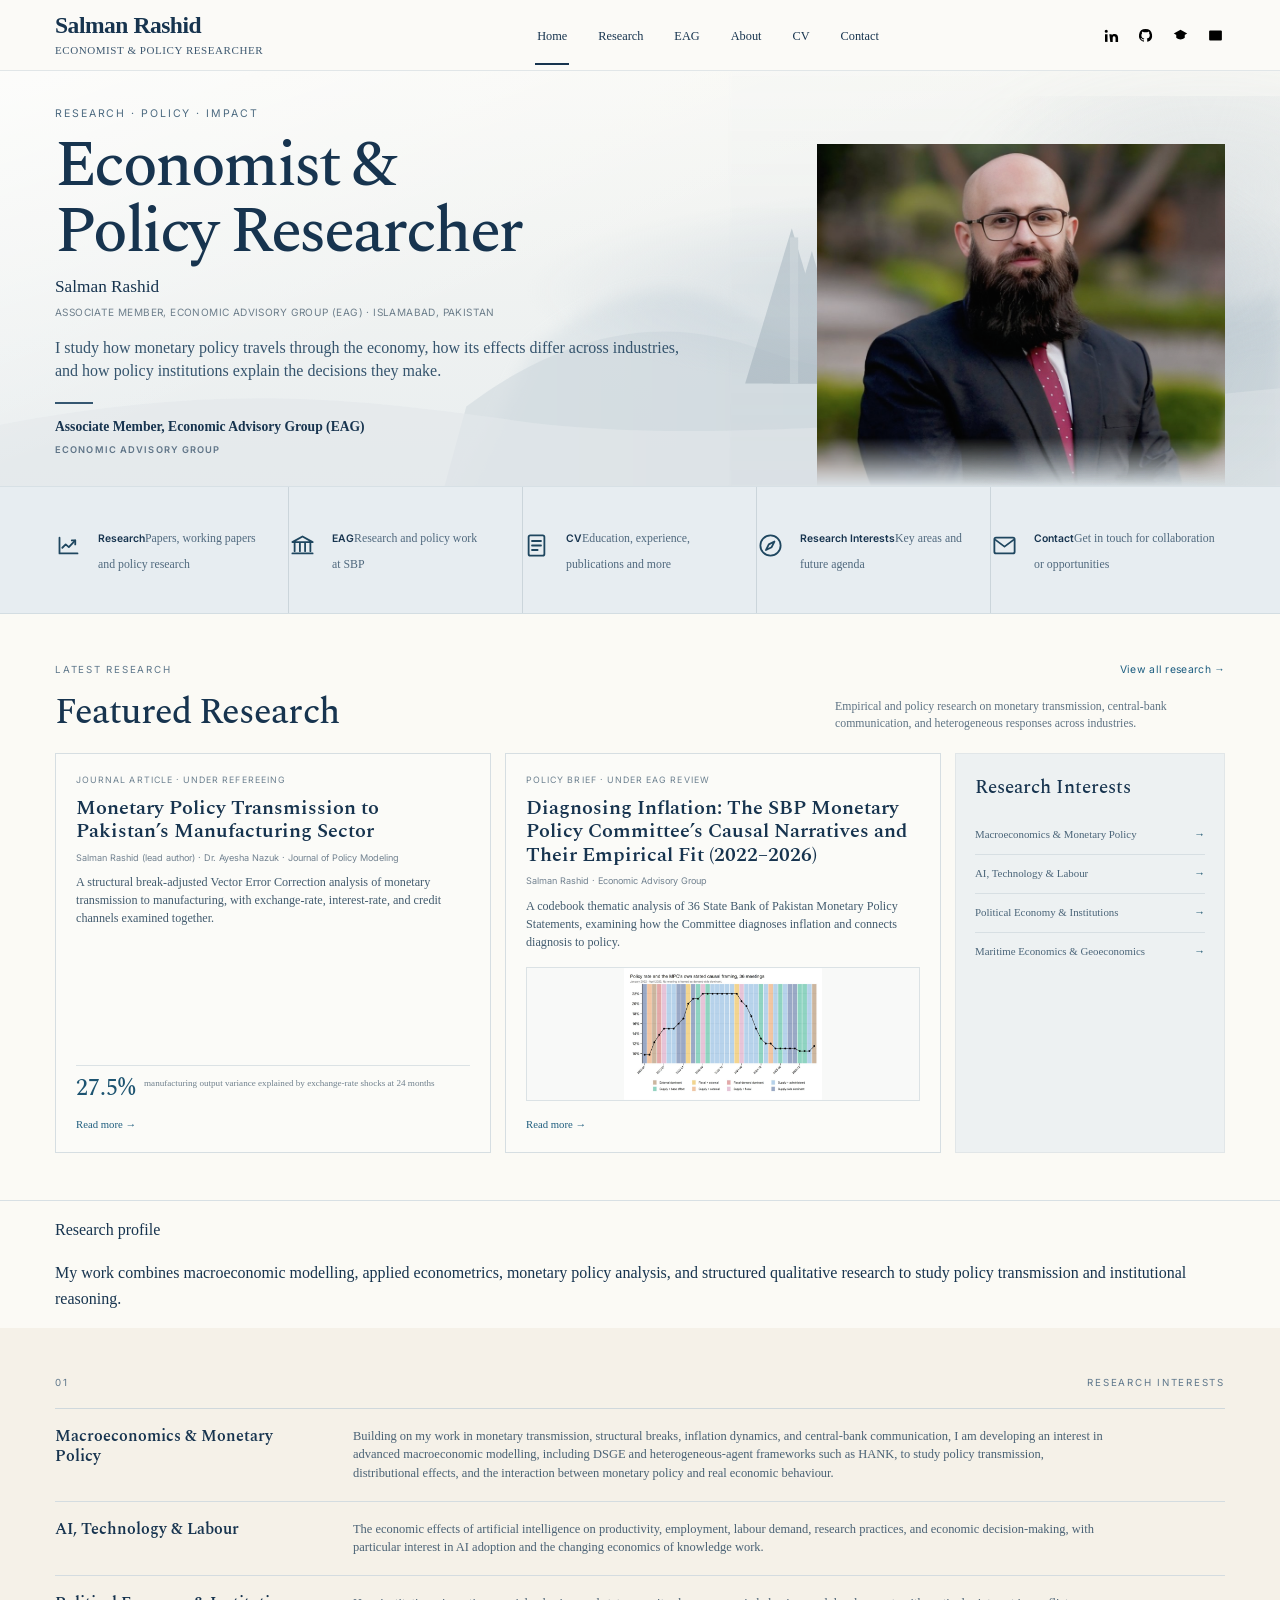
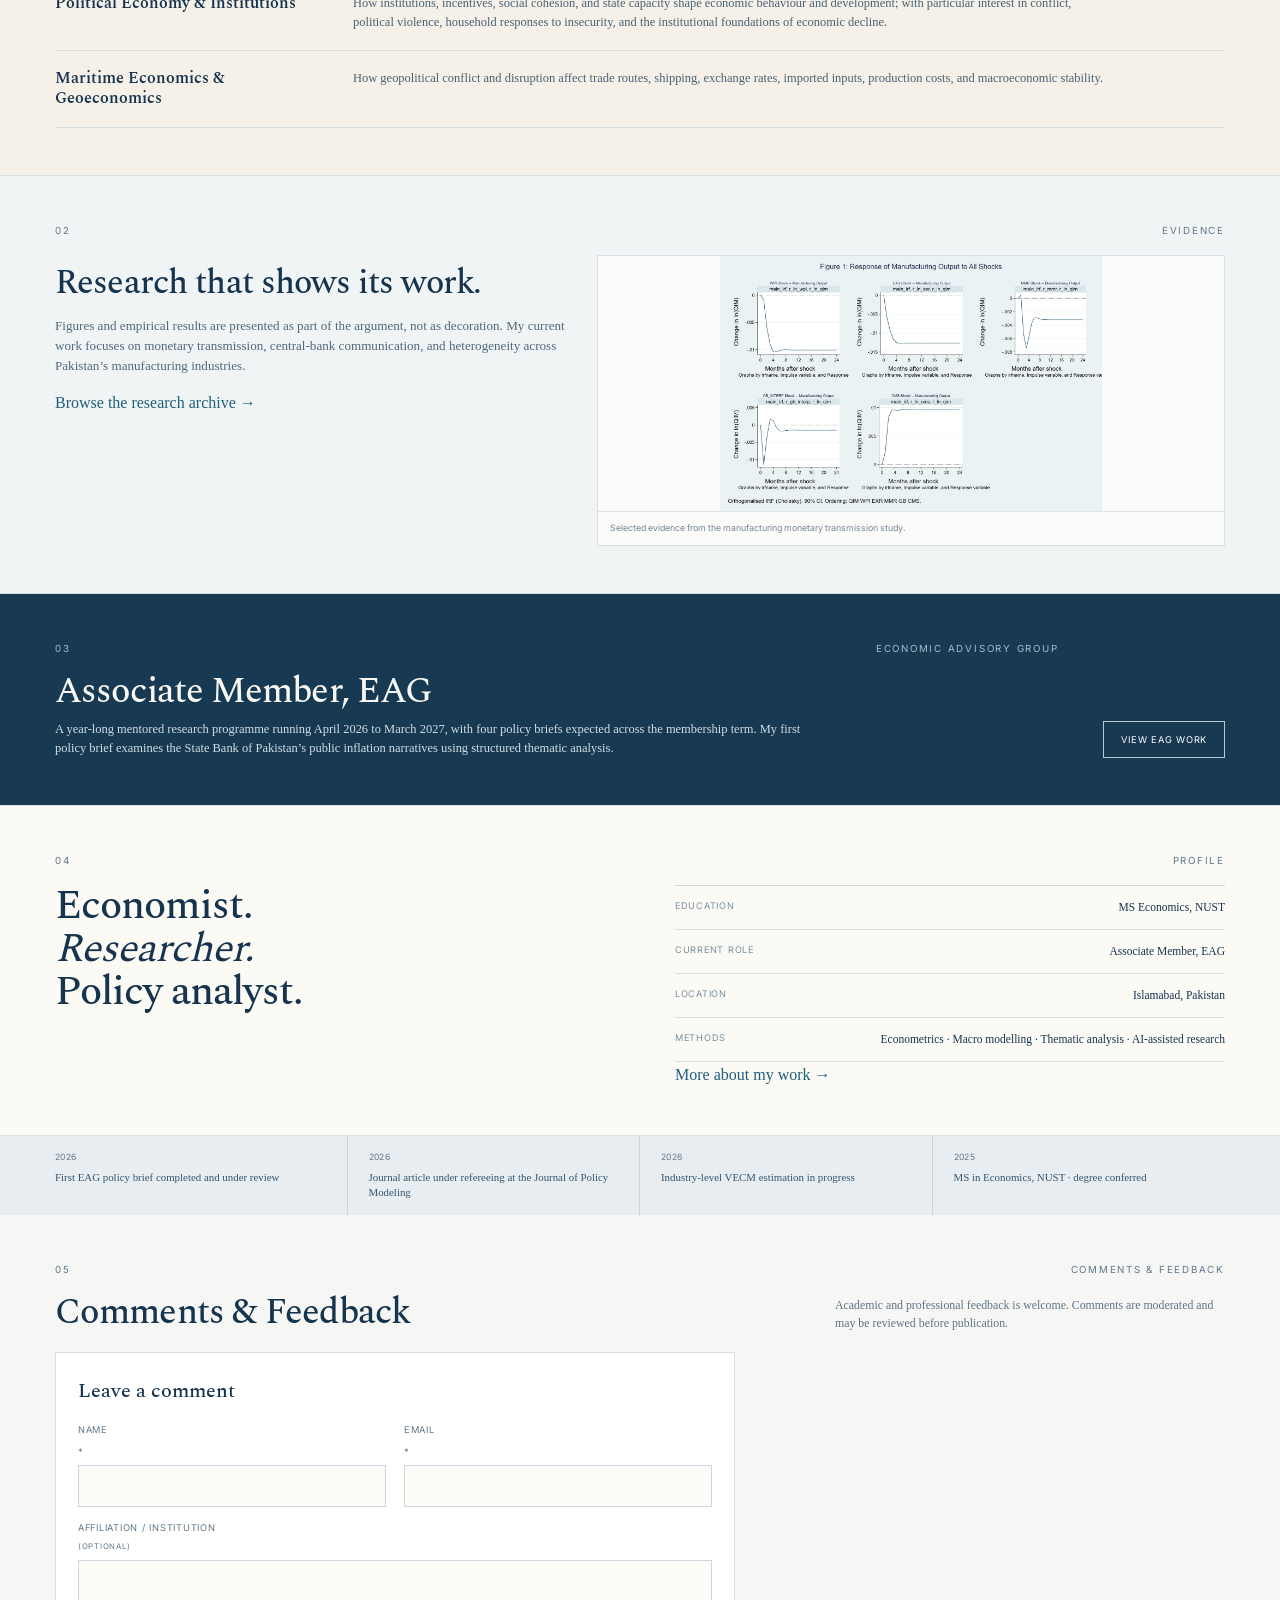
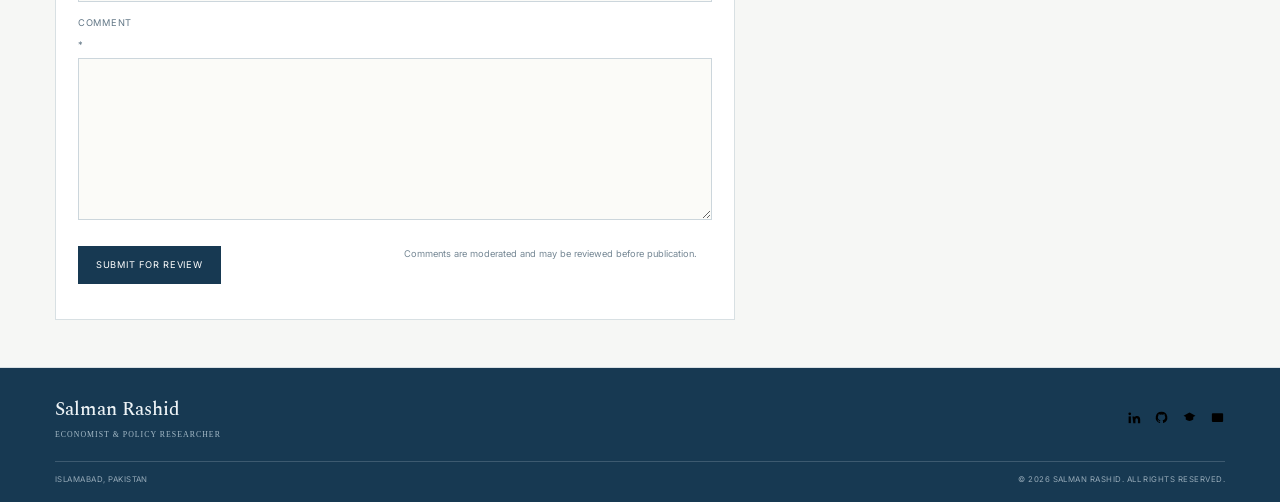
<file: index.html>
<!DOCTYPE html>
<html lang="en">
<head>
<meta charset="UTF-8">
<meta name="viewport" content="width=device-width, initial-scale=1.0">
<title>Salman Rashid | Economist and Policy Researcher</title>
<meta name="description" content="Salman Rashid is an economist and policy researcher working on macroeconomics, monetary policy, political economy, and evidence-based policy research in Pakistan.">
<link rel="stylesheet" href="css/style.css">
</head>
<body>
<header class="site-header">
  <div class="wrap header-inner">
    <a href="index.html" class="brand" aria-label="Salman Rashid home">
      <span class="brand-name">Salman Rashid</span>
      <span class="brand-sub">ECONOMIST &amp; POLICY RESEARCHER</span>
    </a>
    <button class="nav-toggle" aria-label="Toggle navigation" aria-expanded="false">Menu</button>
    <nav class="main-nav" aria-label="Primary navigation"><ul><li><a href="index.html" aria-current="page">Home</a></li><li><a href="research.html">Research</a></li><li><a href="eag.html">EAG</a></li><li><a href="about.html">About</a></li><li><a href="cv.html">CV</a></li><li><a href="contact.html">Contact</a></li></ul></nav>
    <div class="header-social" aria-label="Social links">
      <a href="https://linkedin.com/in/salman-rashid7351" target="_blank" rel="noopener" aria-label="LinkedIn"><svg viewBox="0 0 24 24" aria-hidden="true"><path d="M6 8.2A2.2 2.2 0 1 0 6 3.8a2.2 2.2 0 0 0 0 4.4Z"/><path d="M4.2 10.2h3.6V21H4.2z"/><path d="M10.3 10.2h3.4v1.48c.88-1.18 2.25-1.92 4.1-1.92 3.15 0 4.9 2 4.9 5.55V21h-3.6v-5.16c0-1.63-.6-2.76-2.1-2.76-1.18 0-1.88.78-1.88 2.76V21h-3.4z"/></svg></a>
      <a href="https://github.com/salmann7351-prog/Salman-Rashid-Portfolio" target="_blank" rel="noopener" aria-label="GitHub"><svg viewBox="0 0 24 24" aria-hidden="true"><path d="M12 2.8a9.2 9.2 0 0 0-2.91 17.93c.46.08.63-.2.63-.44v-1.7c-2.56.56-3.1-1.09-3.1-1.09-.42-1.08-1.02-1.37-1.02-1.37-.84-.57.06-.56.06-.56.93.07 1.42.96 1.42.96.83 1.42 2.18 1.01 2.71.77.08-.6.32-1.01.58-1.24-2.04-.23-4.18-1.02-4.18-4.53 0-1 .36-1.82.96-2.46-.1-.24-.42-1.17.09-2.43 0 0 .78-.25 2.54.94a8.77 8.77 0 0 1 4.62 0c1.76-1.19 2.54-.94 2.54-.94.51 1.26.19 2.19.09 2.43.6.64.96 1.46.96 2.46 0 3.52-2.14 4.3-4.19 4.53.33.29.62.84.62 1.7v2.52c0 .24.17.52.64.44A9.2 9.2 0 0 0 12 2.8Z"/></svg></a>
      <a href="about.html" aria-label="Education and profile"><svg viewBox="0 0 24 24" aria-hidden="true"><path d="M2.5 9.2 12 4l9.5 5.2L12 14.4 2.5 9.2Z"/><path d="M6 11.2v4.1c1.9 1.55 4.05 2.32 6 2.32s4.1-.77 6-2.32v-4.1"/><path d="M21.2 9.8v6.1"/></svg></a>
      <a href="mailto:salmann7351@gmail.com" aria-label="Email"><svg viewBox="0 0 24 24" aria-hidden="true"><rect x="3" y="5" width="18" height="14" rx="1.5"/><path d="m4 7 8 6 8-6"/></svg></a>
    </div>
  </div>
</header>
<main>
<section class="hero hero-home">
  <div class="wrap hero-grid">
    <div class="hero-copy">
      <div class="eyebrow">RESEARCH · POLICY · IMPACT</div>
      <h1>Economist &amp;<br>Policy Researcher</h1>
      <p class="hero-role">Salman Rashid</p>
      <p class="hero-position">Associate Member, Economic Advisory Group (EAG) · Islamabad, Pakistan</p>
      <p class="hero-lede">I study how monetary policy travels through the economy, how its effects differ across industries, and how policy institutions explain the decisions they make.</p>
      <div class="hero-rule"></div>
      <p class="hero-affiliation">Associate Member, Economic Advisory Group (EAG)<small>ECONOMIC ADVISORY GROUP</small></p>
    </div>
    <div class="portrait-stage"><img src="assets/images/portrait.jpg" alt="Portrait of Salman Rashid"></div>
  </div>
</section>

<section class="quick-links">
  <div class="wrap quick-grid">
    <a class="quick-item" href="research.html"><span class="quick-icon"><svg viewBox="0 0 24 24" aria-hidden="true"><path d="M4 19V5M4 19h16"/><path d="m6.5 14 3-3 2.8 2.4L18 7.5"/><path d="M18 7.5h-3.1M18 7.5V11"/></svg></span><span><span class="quick-label">Research</span><span class="quick-copy">Papers, working papers<br>and policy research</span></span></a>
    <a class="quick-item" href="eag.html"><span class="quick-icon"><svg viewBox="0 0 24 24" aria-hidden="true"><path d="M3 9h18L12 4 3 9Z"/><path d="M5 10v7M9.7 10v7M14.3 10v7M19 10v7M3 19h18"/></svg></span><span><span class="quick-label">EAG</span><span class="quick-copy">Research and policy work<br>at SBP</span></span></a>
    <a class="quick-item" href="cv.html"><span class="quick-icon"><svg viewBox="0 0 24 24" aria-hidden="true"><rect x="5" y="3" width="14" height="18" rx="1.5"/><path d="M8 8h8M8 12h8M8 16h5"/></svg></span><span><span class="quick-label">CV</span><span class="quick-copy">Education, experience,<br>publications and more</span></span></a>
    <a class="quick-item" href="#research-interests"><span class="quick-icon"><svg viewBox="0 0 24 24" aria-hidden="true"><circle cx="12" cy="12" r="9"/><path d="m15.5 8.5-2.5 5-5 2.5 2.5-5 5-2.5Z"/></svg></span><span><span class="quick-label">Research Interests</span><span class="quick-copy">Key areas and future agenda</span></span></a>
    <a class="quick-item" href="contact.html"><span class="quick-icon"><svg viewBox="0 0 24 24" aria-hidden="true"><rect x="3" y="5" width="18" height="14" rx="1.5"/><path d="m4 7 8 6 8-6"/></svg></span><span><span class="quick-label">Contact</span><span class="quick-copy">Get in touch for collaboration<br>or opportunities</span></span></a>
  </div>
</section>

<section class="section section-research">
  <div class="wrap">
    <div class="section-topline"><span>LATEST RESEARCH</span><a href="research.html">View all research →</a></div>
    <div class="section-title-row"><h2>Featured Research</h2><p>Empirical and policy research on monetary transmission, central-bank communication, and heterogeneous responses across industries.</p></div>
    <div class="featured-layout">
      <article class="research-card">
        <div class="status-line">Journal article · Under refereeing</div>
        <h3>Monetary Policy Transmission to Pakistan’s Manufacturing Sector</h3>
        <p class="research-meta">Salman Rashid (lead author) · Dr. Ayesha Nazuk · Journal of Policy Modeling</p>
        <p>A structural break-adjusted Vector Error Correction analysis of monetary transmission to manufacturing, with exchange-rate, interest-rate, and credit channels examined together.</p>
        <div class="research-evidence"><strong>27.5%</strong><span>manufacturing output variance explained by exchange-rate shocks at 24 months</span></div>
        <a class="text-link" href="research-monetary-transmission.html">Read more →</a>
      </article>
      <article class="research-card">
        <div class="status-line">Policy brief · Under EAG review</div>
        <h3>Diagnosing Inflation: The SBP Monetary Policy Committee’s Causal Narratives and Their Empirical Fit (2022–2026)</h3>
        <p class="research-meta">Salman Rashid · Economic Advisory Group</p>
        <p>A codebook thematic analysis of 36 State Bank of Pakistan Monetary Policy Statements, examining how the Committee diagnoses inflation and connects diagnosis to policy.</p>
        <figure class="mini-figure"><img src="assets/images/project2-figure-policyrate.jpg" alt="Figure showing the policy rate over the study period"></figure>
        <a class="text-link" href="research-diagnosing-inflation.html">Read more →</a>
      </article>
      <aside class="interest-rail" id="research-interests">
        <h3>Research Interests</h3>
        <a class="interest-link" href="research.html#interests"><span>Macroeconomics &amp; Monetary Policy</span><span>→</span></a>
        <a class="interest-link" href="research.html#interests"><span>AI, Technology &amp; Labour</span><span>→</span></a>
        <a class="interest-link" href="research.html#interests"><span>Political Economy &amp; Institutions</span><span>→</span></a>
        <a class="interest-link" href="research.html#interests"><span>Maritime Economics &amp; Geoeconomics</span><span>→</span></a>
      </aside>
    </div>
  </div>
</section>

<section class="intro-strip">
  <div class="wrap intro-grid">
    <p class="intro-kicker">Research profile</p>
    <p class="intro-text">My work combines macroeconomic modelling, applied econometrics, monetary policy analysis, and structured qualitative research to study policy transmission and institutional reasoning.</p>
  </div>
</section>

<section class="section section-interests">
  <div class="wrap">
    <div class="section-topline"><span>01</span><span>Research Interests</span></div>
    <div class="interest-list">
      <div class="interest-row"><h4>Macroeconomics &amp; Monetary Policy</h4><p>Building on my work in monetary transmission, structural breaks, inflation dynamics, and central-bank communication, I am developing an interest in advanced macroeconomic modelling, including DSGE and heterogeneous-agent frameworks such as HANK, to study policy transmission, distributional effects, and the interaction between monetary policy and real economic behaviour.</p></div>
      <div class="interest-row"><h4>AI, Technology &amp; Labour</h4><p>The economic effects of artificial intelligence on productivity, employment, labour demand, research practices, and economic decision-making, with particular interest in AI adoption and the changing economics of knowledge work.</p></div>
      <div class="interest-row"><h4>Political Economy &amp; Institutions</h4><p>How institutions, incentives, social cohesion, and state capacity shape economic behaviour and development; with particular interest in conflict, political violence, household responses to insecurity, and the institutional foundations of economic decline.</p></div>
      <div class="interest-row"><h4>Maritime Economics &amp; Geoeconomics</h4><p>How geopolitical conflict and disruption affect trade routes, shipping, exchange rates, imported inputs, production costs, and macroeconomic stability.</p></div>
    </div>
  </div>
</section>

<section class="section section-evidence">
  <div class="wrap">
    <div class="section-topline"><span>02</span><span>Evidence</span></div>
    <div class="evidence-grid">
      <div class="evidence-copy"><h2>Research that shows its work.</h2><p>Figures and empirical results are presented as part of the argument, not as decoration. My current work focuses on monetary transmission, central-bank communication, and heterogeneity across Pakistan’s manufacturing industries.</p><a class="text-link" href="research.html">Browse the research archive →</a></div>
      <figure class="evidence-figure"><img src="assets/images/project1-figure-irf.jpg" alt="Impulse response figure from the manufacturing monetary transmission research"><figcaption>Selected evidence from the manufacturing monetary transmission study.</figcaption></figure>
    </div>
  </div>
</section>

<section class="section section-eag">
  <div class="wrap eag-band"><div><div class="section-topline light"><span>03</span><span>Economic Advisory Group</span></div><h2>Associate Member, EAG</h2><p>A year-long mentored research programme running April 2026 to March 2027, with four policy briefs expected across the membership term. My first policy brief examines the State Bank of Pakistan’s public inflation narratives using structured thematic analysis.</p></div><a class="button button-light" href="eag.html">View EAG work</a></div>
</section>

<section class="section section-path">
  <div class="wrap">
    <div class="section-topline"><span>04</span><span>Profile</span></div>
    <div class="profile-grid"><div><h2>Economist.<br><em>Researcher.</em><br>Policy analyst.</h2></div><div class="profile-facts"><div><span>Education</span><strong>MS Economics, NUST</strong></div><div><span>Current role</span><strong>Associate Member, EAG</strong></div><div><span>Location</span><strong>Islamabad, Pakistan</strong></div><div><span>Methods</span><strong>Econometrics · Macro modelling · Thematic analysis · AI-assisted research</strong></div><a class="text-link" href="about.html">More about my work →</a></div></div>
  </div>
</section>

<section class="recent-strip"><div class="wrap"><div class="recent-grid">
  <div class="recent-item"><div class="recent-date">2026</div><div class="recent-copy">First EAG policy brief completed and under review</div></div>
  <div class="recent-item"><div class="recent-date">2026</div><div class="recent-copy">Journal article under refereeing at the Journal of Policy Modeling</div></div>
  <div class="recent-item"><div class="recent-date">2026</div><div class="recent-copy">Industry-level VECM estimation in progress</div></div>
  <div class="recent-item"><div class="recent-date">2025</div><div class="recent-copy">MS in Economics, NUST · degree conferred</div></div>
</div></div></section>

<section class="section section-feedback" id="comments-feedback">
  <div class="wrap">
    <div class="section-topline"><span>05</span><span>Comments &amp; Feedback</span></div>
    <div class="section-title-row"><h2>Comments &amp; Feedback</h2><p>Academic and professional feedback is welcome. Comments are moderated and may be reviewed before publication.</p></div>
    <div class="feedback-grid"><div class="feedback-form-card"><div class="feedback-label">Leave a comment</div><form id="comment-form" class="comment-form" novalidate><label>Name <span>*</span><input type="text" name="name" autocomplete="name" required maxlength="120"></label><label>Email <span>*</span><input type="email" name="email" autocomplete="email" required maxlength="200"></label><label>Affiliation / Institution <small>(optional)</small><input type="text" name="affiliation" autocomplete="organization" maxlength="180"></label><label>Comment <span>*</span><textarea name="comment" rows="7" required maxlength="4000"></textarea></label><div class="hp-field" aria-hidden="true"><label>Website<input type="text" name="website" tabindex="-1" autocomplete="off"></label></div><div class="cf-turnstile" data-sitekey="YOUR_TURNSTILE_SITE_KEY" data-theme="light"></div><button type="submit" class="button button-dark">Submit for review</button><p class="form-note">Comments are moderated and may be reviewed before publication.</p><p id="comment-form-status" class="form-status" role="status" aria-live="polite"></p></form></div></div>
  </div>
</section>
</main>
<footer class="site-footer">
  <div class="wrap footer-main">
    <div><div class="f-brand">Salman Rashid</div><div class="f-role">ECONOMIST &amp; POLICY RESEARCHER</div></div>
    <div class="footer-icons">
      <a href="https://linkedin.com/in/salman-rashid7351" target="_blank" rel="noopener" aria-label="LinkedIn"><svg viewBox="0 0 24 24" aria-hidden="true"><path d="M6 8.2A2.2 2.2 0 1 0 6 3.8a2.2 2.2 0 0 0 0 4.4Z"/><path d="M4.2 10.2h3.6V21H4.2z"/><path d="M10.3 10.2h3.4v1.48c.88-1.18 2.25-1.92 4.1-1.92 3.15 0 4.9 2 4.9 5.55V21h-3.6v-5.16c0-1.63-.6-2.76-2.1-2.76-1.18 0-1.88.78-1.88 2.76V21h-3.4z"/></svg></a>
      <a href="https://github.com/salmann7351-prog/Salman-Rashid-Portfolio" target="_blank" rel="noopener" aria-label="GitHub"><svg viewBox="0 0 24 24" aria-hidden="true"><path d="M12 2.8a9.2 9.2 0 0 0-2.91 17.93c.46.08.63-.2.63-.44v-1.7c-2.56.56-3.1-1.09-3.1-1.09-.42-1.08-1.02-1.37-1.02-1.37-.84-.57.06-.56.06-.56.93.07 1.42.96 1.42.96.83 1.42 2.18 1.01 2.71.77.08-.6.32-1.01.58-1.24-2.04-.23-4.18-1.02-4.18-4.53 0-1 .36-1.82.96-2.46-.1-.24-.42-1.17.09-2.43 0 0 .78-.25 2.54.94a8.77 8.77 0 0 1 4.62 0c1.76-1.19 2.54-.94 2.54-.94.51 1.26.19 2.19.09 2.43.6.64.96 1.46.96 2.46 0 3.52-2.14 4.3-4.19 4.53.33.29.62.84.62 1.7v2.52c0 .24.17.52.64.44A9.2 9.2 0 0 0 12 2.8Z"/></svg></a>
      <a href="about.html" aria-label="Education and profile"><svg viewBox="0 0 24 24" aria-hidden="true"><path d="M2.5 9.2 12 4l9.5 5.2L12 14.4 2.5 9.2Z"/><path d="M6 11.2v4.1c1.9 1.55 4.05 2.32 6 2.32s4.1-.77 6-2.32v-4.1"/><path d="M21.2 9.8v6.1"/></svg></a>
      <a href="mailto:salmann7351@gmail.com" aria-label="Email"><svg viewBox="0 0 24 24" aria-hidden="true"><rect x="3" y="5" width="18" height="14" rx="1.5"/><path d="m4 7 8 6 8-6"/></svg></a>
    </div>
  </div>
  <div class="wrap footer-bottom"><span>Islamabad, Pakistan</span><span>&copy; 2026 Salman Rashid. All rights reserved.</span></div>
</footer>
<script src="https://challenges.cloudflare.com/turnstile/v0/api.js" async defer></script>
<script src="js/main.js"></script>
</body>
</html>
</file>
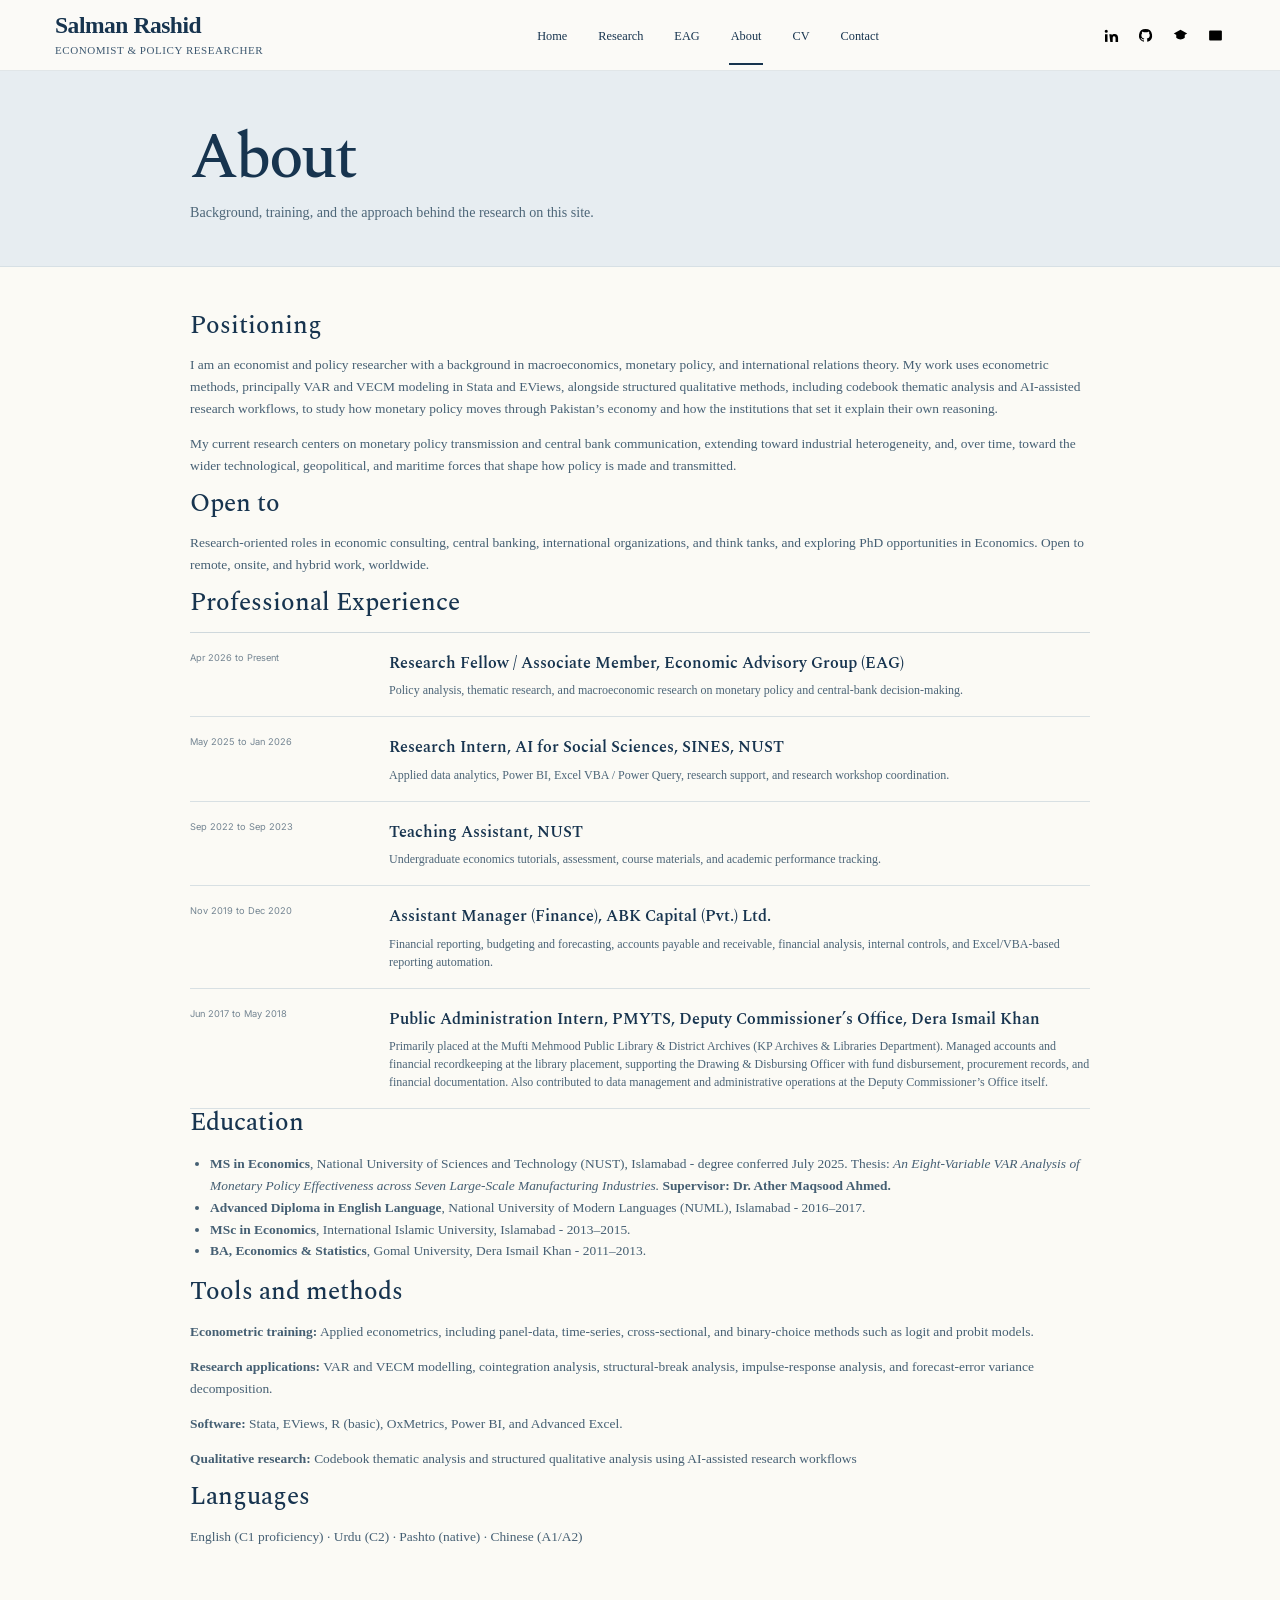
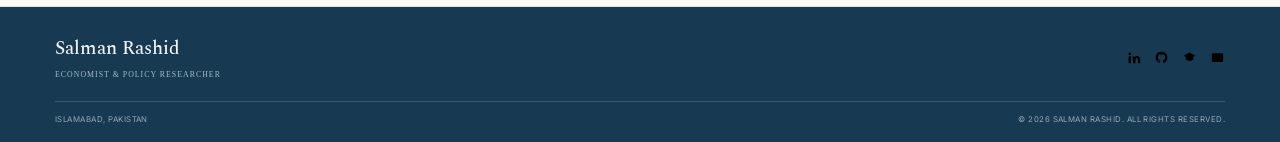
<file: about.html>
<!DOCTYPE html>

<html lang="en">
<head>
<meta charset="utf-8"/>
<meta content="width=device-width, initial-scale=1.0" name="viewport"/>
<title>About | Salman Rashid</title>
<meta content="Background, education, and research approach of Salman Rashid, economist and policy researcher." name="description"/>
<link href="css/style.css" rel="stylesheet"/>
</head>
<body>
<header class="site-header">
<div class="wrap header-inner">
<a aria-label="Salman Rashid home" class="brand" href="index.html">
<span class="brand-name">Salman Rashid</span>
<span class="brand-sub">ECONOMIST &amp; POLICY RESEARCHER</span>
</a>
<button aria-expanded="false" aria-label="Toggle navigation" class="nav-toggle">Menu</button>
<nav aria-label="Primary navigation" class="main-nav"><ul><li><a href="index.html">Home</a></li><li><a href="research.html">Research</a></li><li><a href="eag.html">EAG</a></li><li><a aria-current="page" href="about.html">About</a></li><li><a href="cv.html">CV</a></li><li><a href="contact.html">Contact</a></li></ul></nav>
<div aria-label="Social links" class="header-social">
<a aria-label="LinkedIn" href="https://linkedin.com/in/salman-rashid7351" rel="noopener" target="_blank"><svg aria-hidden="true" viewbox="0 0 24 24"><path d="M6 8.2A2.2 2.2 0 1 0 6 3.8a2.2 2.2 0 0 0 0 4.4Z"></path><path d="M4.2 10.2h3.6V21H4.2z"></path><path d="M10.3 10.2h3.4v1.48c.88-1.18 2.25-1.92 4.1-1.92 3.15 0 4.9 2 4.9 5.55V21h-3.6v-5.16c0-1.63-.6-2.76-2.1-2.76-1.18 0-1.88.78-1.88 2.76V21h-3.4z"></path></svg></a>
<a aria-label="GitHub" href="https://github.com/salmann7351-prog/Salman-Rashid-Portfolio" rel="noopener" target="_blank"><svg aria-hidden="true" viewbox="0 0 24 24"><path d="M12 2.8a9.2 9.2 0 0 0-2.91 17.93c.46.08.63-.2.63-.44v-1.7c-2.56.56-3.1-1.09-3.1-1.09-.42-1.08-1.02-1.37-1.02-1.37-.84-.57.06-.56.06-.56.93.07 1.42.96 1.42.96.83 1.42 2.18 1.01 2.71.77.08-.6.32-1.01.58-1.24-2.04-.23-4.18-1.02-4.18-4.53 0-1 .36-1.82.96-2.46-.1-.24-.42-1.17.09-2.43 0 0 .78-.25 2.54.94a8.77 8.77 0 0 1 4.62 0c1.76-1.19 2.54-.94 2.54-.94.51 1.26.19 2.19.09 2.43.6.64.96 1.46.96 2.46 0 3.52-2.14 4.3-4.19 4.53.33.29.62.84.62 1.7v2.52c0 .24.17.52.64.44A9.2 9.2 0 0 0 12 2.8Z"></path></svg></a>
<a aria-label="Education and profile" href="about.html"><svg aria-hidden="true" viewbox="0 0 24 24"><path d="M2.5 9.2 12 4l9.5 5.2L12 14.4 2.5 9.2Z"></path><path d="M6 11.2v4.1c1.9 1.55 4.05 2.32 6 2.32s4.1-.77 6-2.32v-4.1"></path><path d="M21.2 9.8v6.1"></path></svg></a>
<a aria-label="Email" href="mailto:salmann7351@gmail.com"><svg aria-hidden="true" viewbox="0 0 24 24"><rect height="14" rx="1.5" width="18" x="3" y="5"></rect><path d="m4 7 8 6 8-6"></path></svg></a>
</div>
</div>
</header>
<section class="page-head">
<div class="wrap prose">
<h1>About</h1>
<p class="lede">Background, training, and the approach behind the research on this site.</p>
</div>
</section>
<section class="paper-section" style="max-width:100%;">
<div class="wrap prose" style="padding:0;">
<h2>Positioning</h2>
<p>I am an economist and policy researcher with a background in macroeconomics, monetary policy, and international relations theory. My work uses econometric methods, principally VAR and VECM modeling in Stata and EViews, alongside structured qualitative methods, including codebook thematic analysis and AI-assisted research workflows, to study how monetary policy moves through Pakistan’s economy and how the institutions that set it explain their own reasoning.</p>
<p>My current research centers on monetary policy transmission and central bank communication, extending toward industrial heterogeneity, and, over time, toward the wider technological, geopolitical, and maritime forces that shape how policy is made and transmitted.</p>
<h2>Open to</h2>
<p>Research-oriented roles in economic consulting, central banking, international organizations, and think tanks, and exploring PhD opportunities in Economics. Open to remote, onsite, and hybrid work, worldwide.</p>
<h2>Professional Experience</h2>
<div class="timeline">
<div class="timeline-item">
<div class="date">Apr 2026 to Present</div>
<div><strong>Research Fellow / Associate Member, Economic Advisory Group (EAG)</strong><p>Policy analysis, thematic research, and macroeconomic research on monetary policy and central-bank decision-making.</p></div>
</div>
<div class="timeline-item">
<div class="date">May 2025 to Jan 2026</div>
<div><strong>Research Intern, AI for Social Sciences, SINES, NUST</strong><p>Applied data analytics, Power BI, Excel VBA / Power Query, research support, and research workshop coordination.</p></div>
</div>
<div class="timeline-item">
<div class="date">Sep 2022 to Sep 2023</div>
<div><strong>Teaching Assistant, NUST</strong><p>Undergraduate economics tutorials, assessment, course materials, and academic performance tracking.</p></div>
</div>
<div class="timeline-item">
<div class="date">Nov 2019 to Dec 2020</div>
<div><strong>Assistant Manager (Finance), ABK Capital (Pvt.) Ltd.</strong><p>Financial reporting, budgeting and forecasting, accounts payable and receivable, financial analysis, internal controls, and Excel/VBA-based reporting automation.</p></div>
</div>
<div class="timeline-item">
<div class="date">Jun 2017 to May 2018</div>
<div><strong>Public Administration Intern, PMYTS, Deputy Commissioner’s Office, Dera Ismail Khan</strong><p>Primarily placed at the Mufti Mehmood Public Library &amp; District Archives (KP Archives &amp; Libraries Department). Managed accounts and financial recordkeeping at the library placement, supporting the Drawing &amp; Disbursing Officer with fund disbursement, procurement records, and financial documentation. Also contributed to data management and administrative operations at the Deputy Commissioner’s Office itself.</p></div>
</div>
</div>
<h2>Education</h2>
<ul>
<li><strong>MS in Economics</strong>, National University of Sciences and Technology (NUST), Islamabad - degree conferred July 2025. Thesis: <em>An Eight-Variable VAR Analysis of Monetary Policy Effectiveness across Seven Large-Scale Manufacturing Industries.</em> <strong>Supervisor: Dr. Ather Maqsood Ahmed.</strong></li>
<li><strong>Advanced Diploma in English Language</strong>, National University of Modern Languages (NUML), Islamabad - 2016–2017.</li>
<li><strong>MSc in Economics</strong>, International Islamic University, Islamabad - 2013–2015.</li>
<li><strong>BA, Economics &amp; Statistics</strong>, Gomal University, Dera Ismail Khan - 2011–2013.</li>
</ul>
<h2>Tools and methods</h2>
<p><strong>Econometric training:</strong> Applied econometrics, including panel-data, time-series, cross-sectional, and binary-choice methods such as logit and probit models.</p>
<p><strong>Research applications:</strong> VAR and VECM modelling, cointegration analysis, structural-break analysis, impulse-response analysis, and forecast-error variance decomposition.</p>
<p><strong>Software:</strong> Stata, EViews, R (basic), OxMetrics, Power BI, and Advanced Excel.</p>
<p><strong>Qualitative research:</strong> Codebook thematic analysis and structured qualitative analysis using AI-assisted research workflows</p>
<h2>Languages</h2>
<p>English (C1 proficiency) · Urdu (C2) · Pashto (native) · Chinese (A1/A2)</p>
</div>
</section>
<footer class="site-footer">
<div class="wrap footer-main">
<div><div class="f-brand">Salman Rashid</div><div class="f-role">ECONOMIST &amp; POLICY RESEARCHER</div></div>
<div class="footer-icons">
<a aria-label="LinkedIn" href="https://linkedin.com/in/salman-rashid7351" rel="noopener" target="_blank"><svg aria-hidden="true" viewbox="0 0 24 24"><path d="M6 8.2A2.2 2.2 0 1 0 6 3.8a2.2 2.2 0 0 0 0 4.4Z"></path><path d="M4.2 10.2h3.6V21H4.2z"></path><path d="M10.3 10.2h3.4v1.48c.88-1.18 2.25-1.92 4.1-1.92 3.15 0 4.9 2 4.9 5.55V21h-3.6v-5.16c0-1.63-.6-2.76-2.1-2.76-1.18 0-1.88.78-1.88 2.76V21h-3.4z"></path></svg></a>
<a aria-label="GitHub" href="https://github.com/salmann7351-prog/Salman-Rashid-Portfolio" rel="noopener" target="_blank"><svg aria-hidden="true" viewbox="0 0 24 24"><path d="M12 2.8a9.2 9.2 0 0 0-2.91 17.93c.46.08.63-.2.63-.44v-1.7c-2.56.56-3.1-1.09-3.1-1.09-.42-1.08-1.02-1.37-1.02-1.37-.84-.57.06-.56.06-.56.93.07 1.42.96 1.42.96.83 1.42 2.18 1.01 2.71.77.08-.6.32-1.01.58-1.24-2.04-.23-4.18-1.02-4.18-4.53 0-1 .36-1.82.96-2.46-.1-.24-.42-1.17.09-2.43 0 0 .78-.25 2.54.94a8.77 8.77 0 0 1 4.62 0c1.76-1.19 2.54-.94 2.54-.94.51 1.26.19 2.19.09 2.43.6.64.96 1.46.96 2.46 0 3.52-2.14 4.3-4.19 4.53.33.29.62.84.62 1.7v2.52c0 .24.17.52.64.44A9.2 9.2 0 0 0 12 2.8Z"></path></svg></a>
<a aria-label="Education and profile" href="about.html"><svg aria-hidden="true" viewbox="0 0 24 24"><path d="M2.5 9.2 12 4l9.5 5.2L12 14.4 2.5 9.2Z"></path><path d="M6 11.2v4.1c1.9 1.55 4.05 2.32 6 2.32s4.1-.77 6-2.32v-4.1"></path><path d="M21.2 9.8v6.1"></path></svg></a>
<a aria-label="Email" href="mailto:salmann7351@gmail.com"><svg aria-hidden="true" viewbox="0 0 24 24"><rect height="14" rx="1.5" width="18" x="3" y="5"></rect><path d="m4 7 8 6 8-6"></path></svg></a>
</div>
</div>
<div class="wrap footer-bottom"><span>Islamabad, Pakistan</span><span>© 2026 Salman Rashid. All rights reserved.</span></div>
</footer>
<script src="js/main.js"></script>
</body>
</html>
</file>
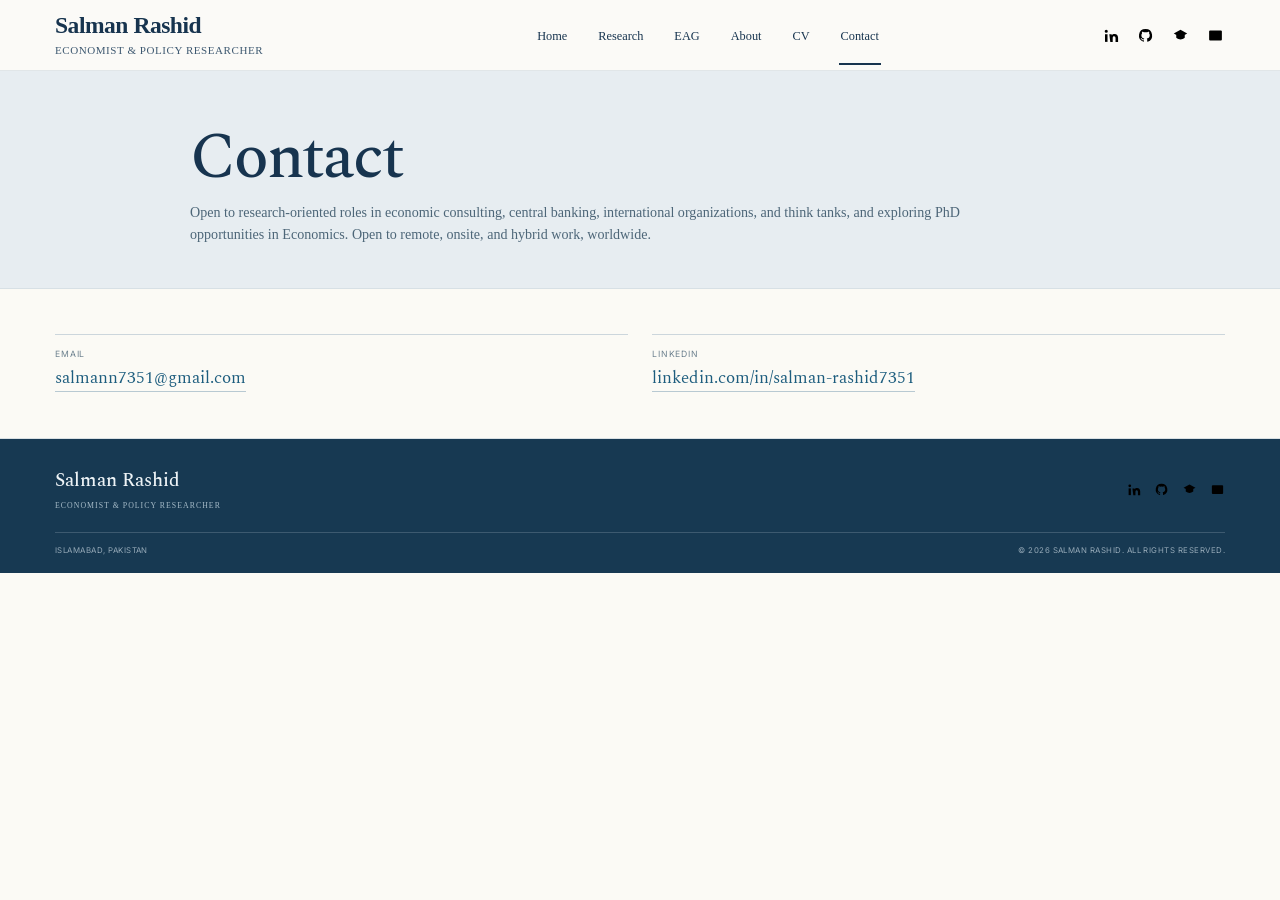
<file: contact.html>
<!DOCTYPE html>

<html lang="en">
<head>
<meta charset="utf-8"/>
<meta content="width=device-width, initial-scale=1.0" name="viewport"/>
<title>Contact | Salman Rashid</title>
<meta content="Get in touch with Salman Rashid, economist and policy researcher." name="description"/>
<link href="css/style.css" rel="stylesheet"/>
</head>
<body>
<header class="site-header">
<div class="wrap header-inner">
<a aria-label="Salman Rashid home" class="brand" href="index.html">
<span class="brand-name">Salman Rashid</span>
<span class="brand-sub">ECONOMIST &amp; POLICY RESEARCHER</span>
</a>
<button aria-expanded="false" aria-label="Toggle navigation" class="nav-toggle">Menu</button>
<nav aria-label="Primary navigation" class="main-nav"><ul><li><a href="index.html">Home</a></li><li><a href="research.html">Research</a></li><li><a href="eag.html">EAG</a></li><li><a href="about.html">About</a></li><li><a href="cv.html">CV</a></li><li><a aria-current="page" href="contact.html">Contact</a></li></ul></nav>
<div aria-label="Social links" class="header-social">
<a aria-label="LinkedIn" href="https://linkedin.com/in/salman-rashid7351" rel="noopener" target="_blank"><svg aria-hidden="true" viewbox="0 0 24 24"><path d="M6 8.2A2.2 2.2 0 1 0 6 3.8a2.2 2.2 0 0 0 0 4.4Z"></path><path d="M4.2 10.2h3.6V21H4.2z"></path><path d="M10.3 10.2h3.4v1.48c.88-1.18 2.25-1.92 4.1-1.92 3.15 0 4.9 2 4.9 5.55V21h-3.6v-5.16c0-1.63-.6-2.76-2.1-2.76-1.18 0-1.88.78-1.88 2.76V21h-3.4z"></path></svg></a>
<a aria-label="GitHub" href="https://github.com/salmann7351-prog/Salman-Rashid-Portfolio" rel="noopener" target="_blank"><svg aria-hidden="true" viewbox="0 0 24 24"><path d="M12 2.8a9.2 9.2 0 0 0-2.91 17.93c.46.08.63-.2.63-.44v-1.7c-2.56.56-3.1-1.09-3.1-1.09-.42-1.08-1.02-1.37-1.02-1.37-.84-.57.06-.56.06-.56.93.07 1.42.96 1.42.96.83 1.42 2.18 1.01 2.71.77.08-.6.32-1.01.58-1.24-2.04-.23-4.18-1.02-4.18-4.53 0-1 .36-1.82.96-2.46-.1-.24-.42-1.17.09-2.43 0 0 .78-.25 2.54.94a8.77 8.77 0 0 1 4.62 0c1.76-1.19 2.54-.94 2.54-.94.51 1.26.19 2.19.09 2.43.6.64.96 1.46.96 2.46 0 3.52-2.14 4.3-4.19 4.53.33.29.62.84.62 1.7v2.52c0 .24.17.52.64.44A9.2 9.2 0 0 0 12 2.8Z"></path></svg></a>
<a aria-label="Education and profile" href="about.html"><svg aria-hidden="true" viewbox="0 0 24 24"><path d="M2.5 9.2 12 4l9.5 5.2L12 14.4 2.5 9.2Z"></path><path d="M6 11.2v4.1c1.9 1.55 4.05 2.32 6 2.32s4.1-.77 6-2.32v-4.1"></path><path d="M21.2 9.8v6.1"></path></svg></a>
<a aria-label="Email" href="mailto:salmann7351@gmail.com"><svg aria-hidden="true" viewbox="0 0 24 24"><rect height="14" rx="1.5" width="18" x="3" y="5"></rect><path d="m4 7 8 6 8-6"></path></svg></a>
</div>
</div>
</header>
<section class="page-head">
<div class="wrap prose">
<h1>Contact</h1>
<p class="lede">Open to research-oriented roles in economic consulting, central banking, international organizations, and think tanks, and exploring PhD opportunities in Economics. Open to remote, onsite, and hybrid work, worldwide.</p>
</div>
</section>
<section class="block">
<div class="wrap">
<div class="contact-grid">
<div class="contact-item">
<div class="label">EMAIL</div>
<div class="value"><a class="link" href="mailto:salmann7351@gmail.com">salmann7351@gmail.com</a></div>
</div>
<div class="contact-item">
<div class="label">LINKEDIN</div>
<div class="value"><a class="link" href="https://linkedin.com/in/salman-rashid7351" rel="noopener" target="_blank">linkedin.com/in/salman-rashid7351</a></div>
</div>
</div>
</div>
</section>
<footer class="site-footer">
<div class="wrap footer-main">
<div><div class="f-brand">Salman Rashid</div><div class="f-role">ECONOMIST &amp; POLICY RESEARCHER</div></div>
<div class="footer-icons">
<a aria-label="LinkedIn" href="https://linkedin.com/in/salman-rashid7351" rel="noopener" target="_blank"><svg aria-hidden="true" viewbox="0 0 24 24"><path d="M6 8.2A2.2 2.2 0 1 0 6 3.8a2.2 2.2 0 0 0 0 4.4Z"></path><path d="M4.2 10.2h3.6V21H4.2z"></path><path d="M10.3 10.2h3.4v1.48c.88-1.18 2.25-1.92 4.1-1.92 3.15 0 4.9 2 4.9 5.55V21h-3.6v-5.16c0-1.63-.6-2.76-2.1-2.76-1.18 0-1.88.78-1.88 2.76V21h-3.4z"></path></svg></a>
<a aria-label="GitHub" href="https://github.com/salmann7351-prog/Salman-Rashid-Portfolio" rel="noopener" target="_blank"><svg aria-hidden="true" viewbox="0 0 24 24"><path d="M12 2.8a9.2 9.2 0 0 0-2.91 17.93c.46.08.63-.2.63-.44v-1.7c-2.56.56-3.1-1.09-3.1-1.09-.42-1.08-1.02-1.37-1.02-1.37-.84-.57.06-.56.06-.56.93.07 1.42.96 1.42.96.83 1.42 2.18 1.01 2.71.77.08-.6.32-1.01.58-1.24-2.04-.23-4.18-1.02-4.18-4.53 0-1 .36-1.82.96-2.46-.1-.24-.42-1.17.09-2.43 0 0 .78-.25 2.54.94a8.77 8.77 0 0 1 4.62 0c1.76-1.19 2.54-.94 2.54-.94.51 1.26.19 2.19.09 2.43.6.64.96 1.46.96 2.46 0 3.52-2.14 4.3-4.19 4.53.33.29.62.84.62 1.7v2.52c0 .24.17.52.64.44A9.2 9.2 0 0 0 12 2.8Z"></path></svg></a>
<a aria-label="Education and profile" href="about.html"><svg aria-hidden="true" viewbox="0 0 24 24"><path d="M2.5 9.2 12 4l9.5 5.2L12 14.4 2.5 9.2Z"></path><path d="M6 11.2v4.1c1.9 1.55 4.05 2.32 6 2.32s4.1-.77 6-2.32v-4.1"></path><path d="M21.2 9.8v6.1"></path></svg></a>
<a aria-label="Email" href="mailto:salmann7351@gmail.com"><svg aria-hidden="true" viewbox="0 0 24 24"><rect height="14" rx="1.5" width="18" x="3" y="5"></rect><path d="m4 7 8 6 8-6"></path></svg></a>
</div>
</div>
<div class="wrap footer-bottom"><span>Islamabad, Pakistan</span><span>© 2026 Salman Rashid. All rights reserved.</span></div>
</footer>
<script src="js/main.js"></script>
</body>
</html>
</file>
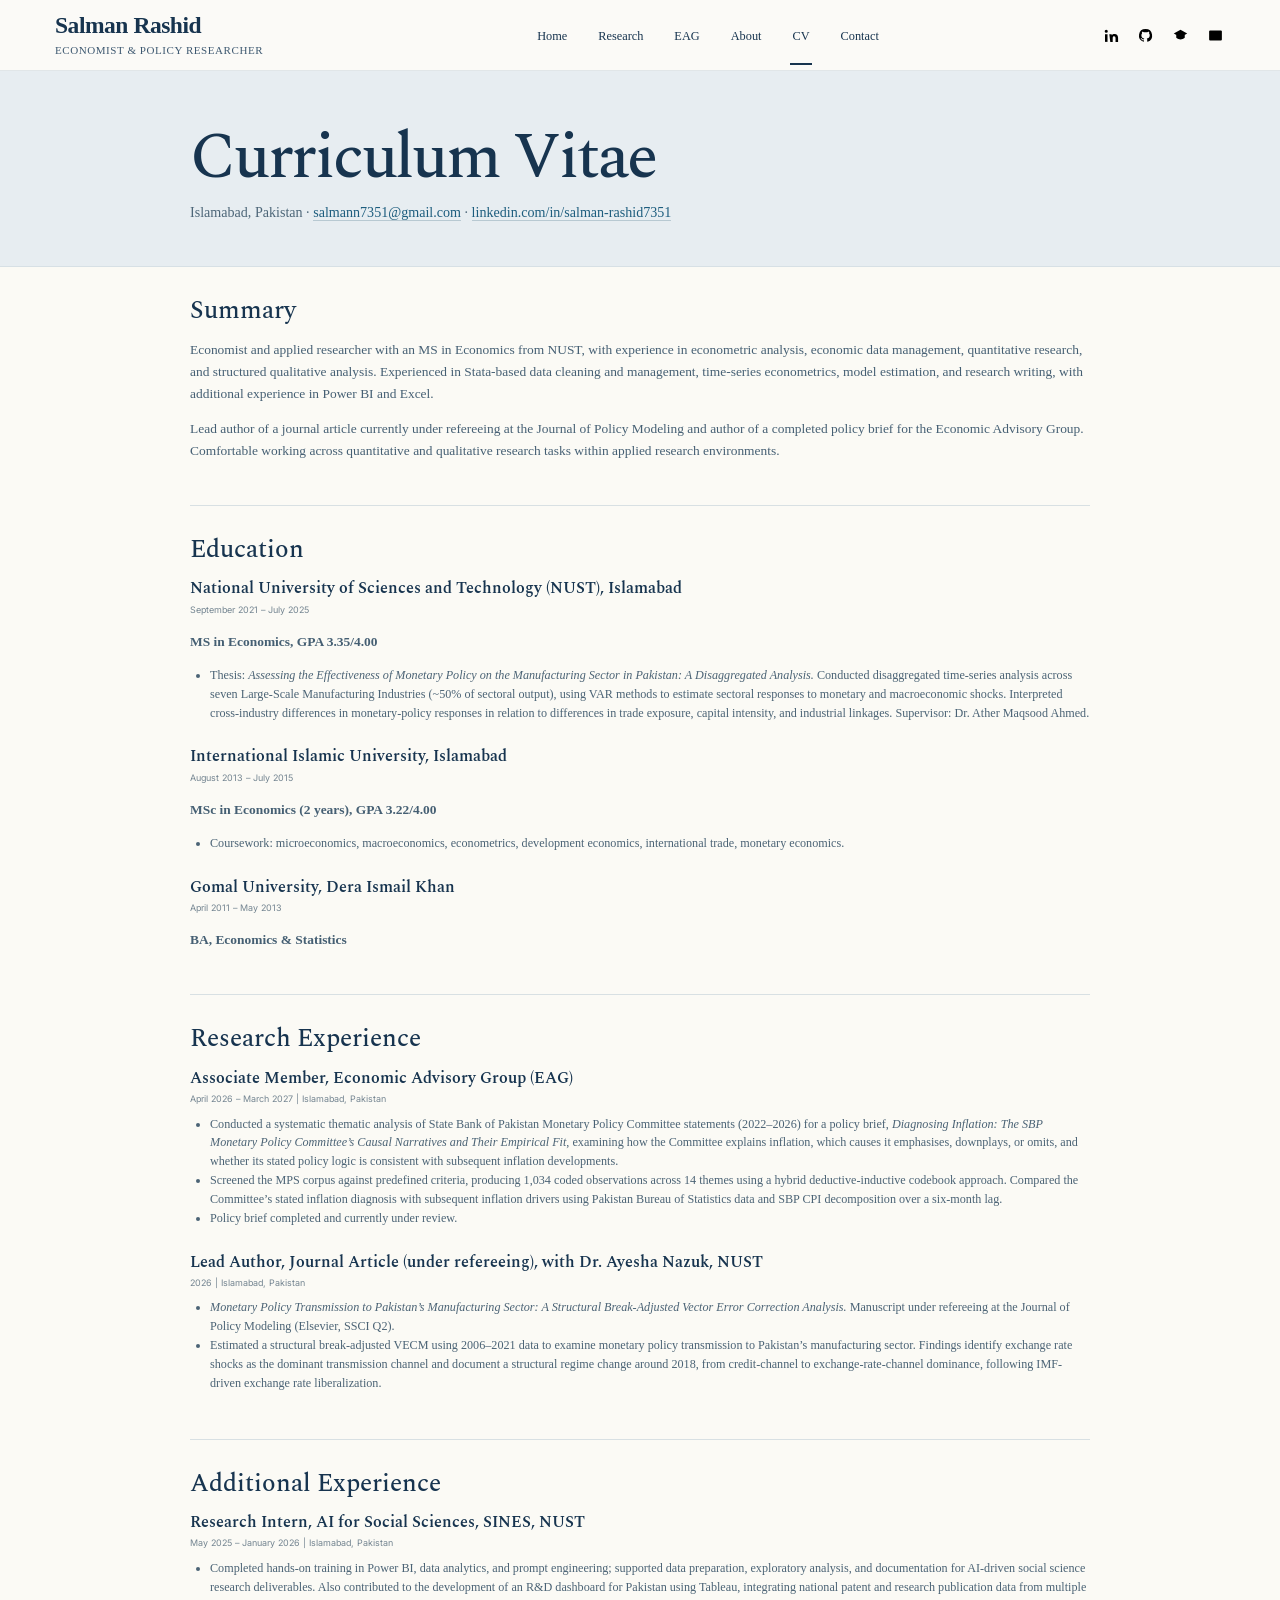
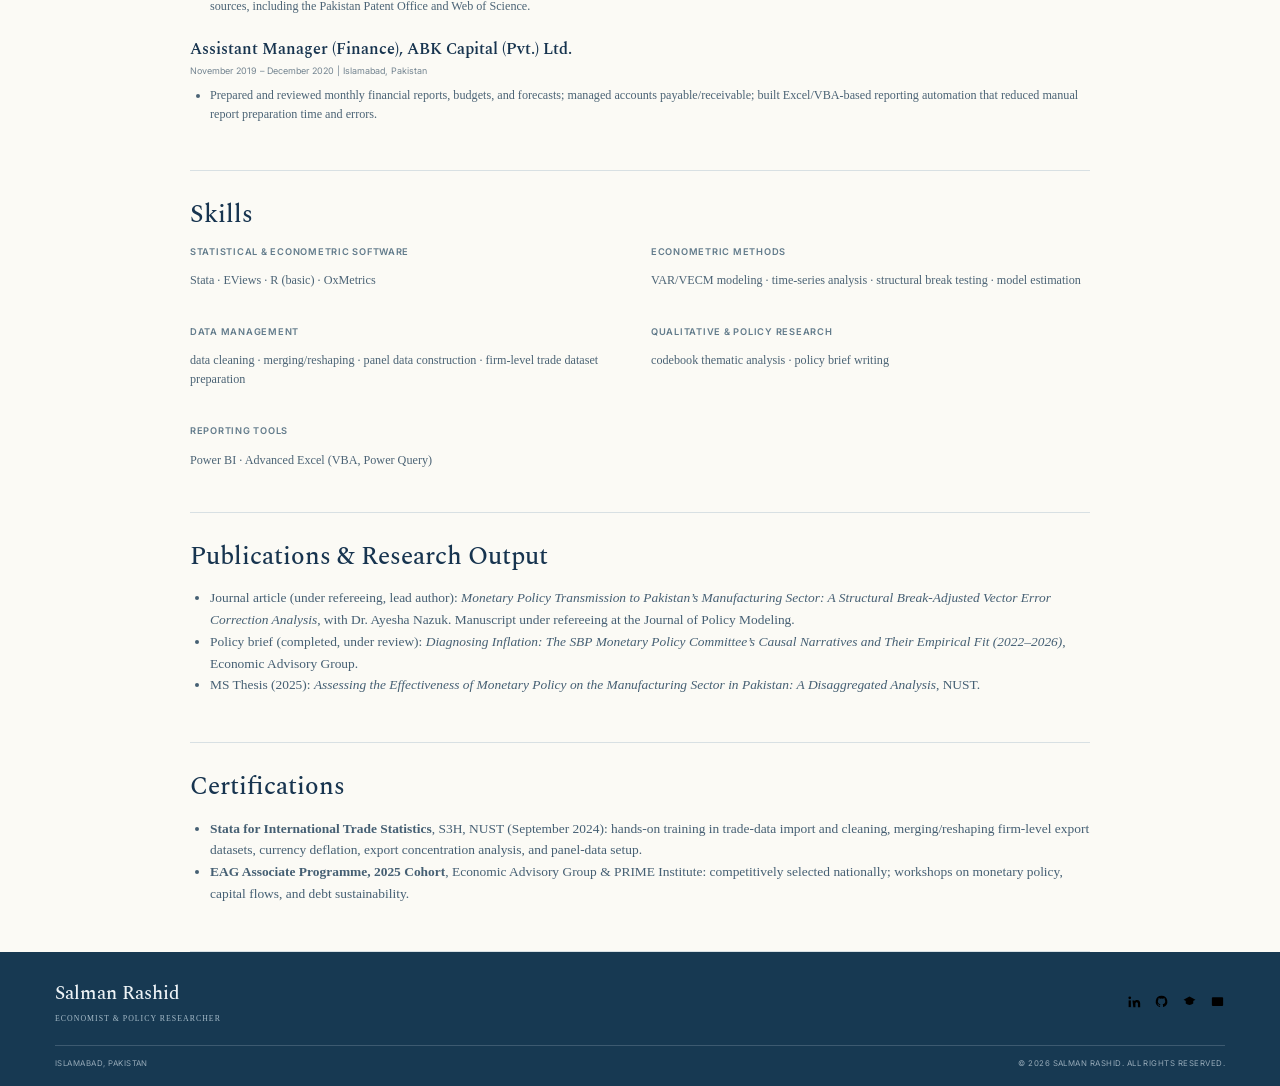
<file: cv.html>
<!DOCTYPE html>

<html lang="en">
<head>
<meta charset="utf-8"/>
<meta content="width=device-width, initial-scale=1.0" name="viewport"/>
<title>CV - Salman Rashid</title>
<meta content="Curriculum vitae of Salman Rashid: economist and policy researcher, EAG Associate Member." name="description"/>
<link href="css/style.css" rel="stylesheet"/>
</head>
<body>
<header class="site-header">
<div class="wrap header-inner">
<a aria-label="Salman Rashid home" class="brand" href="index.html">
<span class="brand-name">Salman Rashid</span>
<span class="brand-sub">ECONOMIST &amp; POLICY RESEARCHER</span>
</a>
<button aria-expanded="false" aria-label="Toggle navigation" class="nav-toggle">Menu</button>
<nav aria-label="Primary navigation" class="main-nav"><ul><li><a href="index.html">Home</a></li><li><a href="research.html">Research</a></li><li><a href="eag.html">EAG</a></li><li><a href="about.html">About</a></li><li><a aria-current="page" href="cv.html">CV</a></li><li><a href="contact.html">Contact</a></li></ul></nav>
<div aria-label="Social links" class="header-social">
<a aria-label="LinkedIn" href="https://linkedin.com/in/salman-rashid7351" rel="noopener" target="_blank"><svg aria-hidden="true" viewbox="0 0 24 24"><path d="M6 8.2A2.2 2.2 0 1 0 6 3.8a2.2 2.2 0 0 0 0 4.4Z"></path><path d="M4.2 10.2h3.6V21H4.2z"></path><path d="M10.3 10.2h3.4v1.48c.88-1.18 2.25-1.92 4.1-1.92 3.15 0 4.9 2 4.9 5.55V21h-3.6v-5.16c0-1.63-.6-2.76-2.1-2.76-1.18 0-1.88.78-1.88 2.76V21h-3.4z"></path></svg></a>
<a aria-label="GitHub" href="https://github.com/salmann7351-prog/Salman-Rashid-Portfolio" rel="noopener" target="_blank"><svg aria-hidden="true" viewbox="0 0 24 24"><path d="M12 2.8a9.2 9.2 0 0 0-2.91 17.93c.46.08.63-.2.63-.44v-1.7c-2.56.56-3.1-1.09-3.1-1.09-.42-1.08-1.02-1.37-1.02-1.37-.84-.57.06-.56.06-.56.93.07 1.42.96 1.42.96.83 1.42 2.18 1.01 2.71.77.08-.6.32-1.01.58-1.24-2.04-.23-4.18-1.02-4.18-4.53 0-1 .36-1.82.96-2.46-.1-.24-.42-1.17.09-2.43 0 0 .78-.25 2.54.94a8.77 8.77 0 0 1 4.62 0c1.76-1.19 2.54-.94 2.54-.94.51 1.26.19 2.19.09 2.43.6.64.96 1.46.96 2.46 0 3.52-2.14 4.3-4.19 4.53.33.29.62.84.62 1.7v2.52c0 .24.17.52.64.44A9.2 9.2 0 0 0 12 2.8Z"></path></svg></a>
<a aria-label="Education and profile" href="about.html"><svg aria-hidden="true" viewbox="0 0 24 24"><path d="M2.5 9.2 12 4l9.5 5.2L12 14.4 2.5 9.2Z"></path><path d="M6 11.2v4.1c1.9 1.55 4.05 2.32 6 2.32s4.1-.77 6-2.32v-4.1"></path><path d="M21.2 9.8v6.1"></path></svg></a>
<a aria-label="Email" href="mailto:salmann7351@gmail.com"><svg aria-hidden="true" viewbox="0 0 24 24"><rect height="14" rx="1.5" width="18" x="3" y="5"></rect><path d="m4 7 8 6 8-6"></path></svg></a>
</div>
</div>
</header>
<section class="page-head">
<div class="wrap prose">
<h1>Curriculum Vitae</h1>
<p class="lede">Islamabad, Pakistan · <a class="link" href="mailto:salmann7351@gmail.com">salmann7351@gmail.com</a> · <a class="link" href="https://linkedin.com/in/salman-rashid7351" rel="noopener" target="_blank">linkedin.com/in/salman-rashid7351</a></p>
</div>
</section>
<div class="wrap prose">
<section class="cv-section">
<h2>Summary</h2>
<p>Economist and applied researcher with an MS in Economics from NUST, with experience in econometric analysis, economic data management, quantitative research, and structured qualitative analysis. Experienced in Stata-based data cleaning and management, time-series econometrics, model estimation, and research writing, with additional experience in Power BI and Excel.</p>
<p>Lead author of a journal article currently under refereeing at the Journal of Policy Modeling and author of a completed policy brief for the Economic Advisory Group. Comfortable working across quantitative and qualitative research tasks within applied research environments.</p>
</section>
<section class="cv-section">
<h2>Education</h2>
<div class="cv-entry">
<div class="cv-title">National University of Sciences and Technology (NUST), Islamabad</div>
<div class="cv-meta">September 2021 – July 2025</div>
<p><strong>MS in Economics, GPA 3.35/4.00</strong></p>
<ul>
<li>Thesis: <em>Assessing the Effectiveness of Monetary Policy on the Manufacturing Sector in Pakistan: A Disaggregated Analysis.</em> Conducted disaggregated time-series analysis across seven Large-Scale Manufacturing Industries (~50% of sectoral output), using VAR methods to estimate sectoral responses to monetary and macroeconomic shocks. Interpreted cross-industry differences in monetary-policy responses in relation to differences in trade exposure, capital intensity, and industrial linkages. Supervisor: Dr. Ather Maqsood Ahmed.</li>
</ul>
</div>
<div class="cv-entry">
<div class="cv-title">International Islamic University, Islamabad</div>
<div class="cv-meta">August 2013 – July 2015</div>
<p><strong>MSc in Economics (2 years), GPA 3.22/4.00</strong></p>
<ul>
<li>Coursework: microeconomics, macroeconomics, econometrics, development economics, international trade, monetary economics.</li>
</ul>
</div>
<div class="cv-entry">
<div class="cv-title">Gomal University, Dera Ismail Khan</div>
<div class="cv-meta">April 2011 – May 2013</div>
<p><strong>BA, Economics &amp; Statistics</strong></p>
</div>
</section>
<section class="cv-section">
<h2>Research Experience</h2>
<div class="cv-entry">
<div class="cv-title">Associate Member, Economic Advisory Group (EAG)</div>
<div class="cv-meta">April 2026 – March 2027 | Islamabad, Pakistan</div>
<ul>
<li>Conducted a systematic thematic analysis of State Bank of Pakistan Monetary Policy Committee statements (2022–2026) for a policy brief, <em>Diagnosing Inflation: The SBP Monetary Policy Committee’s Causal Narratives and Their Empirical Fit</em>, examining how the Committee explains inflation, which causes it emphasises, downplays, or omits, and whether its stated policy logic is consistent with subsequent inflation developments.</li>
<li>Screened the MPS corpus against predefined criteria, producing 1,034 coded observations across 14 themes using a hybrid deductive-inductive codebook approach. Compared the Committee’s stated inflation diagnosis with subsequent inflation drivers using Pakistan Bureau of Statistics data and SBP CPI decomposition over a six-month lag.</li>
<li>Policy brief completed and currently under review.</li>
</ul>
</div>
<div class="cv-entry">
<div class="cv-title">Lead Author, Journal Article (under refereeing), with Dr. Ayesha Nazuk, NUST</div>
<div class="cv-meta">2026 | Islamabad, Pakistan</div>
<ul>
<li><em>Monetary Policy Transmission to Pakistan’s Manufacturing Sector: A Structural Break-Adjusted Vector Error Correction Analysis.</em> Manuscript under refereeing at the Journal of Policy Modeling (Elsevier, SSCI Q2).</li>
<li>Estimated a structural break-adjusted VECM using 2006–2021 data to examine monetary policy transmission to Pakistan’s manufacturing sector. Findings identify exchange rate shocks as the dominant transmission channel and document a structural regime change around 2018, from credit-channel to exchange-rate-channel dominance, following IMF-driven exchange rate liberalization.</li>
</ul>
</div>
</section>
<section class="cv-section">
<h2>Additional Experience</h2>
<div class="cv-entry">
<div class="cv-title">Research Intern, AI for Social Sciences, SINES, NUST</div>
<div class="cv-meta">May 2025 – January 2026 | Islamabad, Pakistan</div>
<ul>
<li>Completed hands-on training in Power BI, data analytics, and prompt engineering; supported data preparation, exploratory analysis, and documentation for AI-driven social science research deliverables. Also contributed to the development of an R&amp;D dashboard for Pakistan using Tableau, integrating national patent and research publication data from multiple sources, including the Pakistan Patent Office and Web of Science.</li>
</ul>
</div>
<div class="cv-entry">
<div class="cv-title">Assistant Manager (Finance), ABK Capital (Pvt.) Ltd.</div>
<div class="cv-meta">November 2019 – December 2020 | Islamabad, Pakistan</div>
<ul>
<li>Prepared and reviewed monthly financial reports, budgets, and forecasts; managed accounts payable/receivable; built Excel/VBA-based reporting automation that reduced manual report preparation time and errors.</li>
</ul>
</div>
</section>
<section class="cv-section">
<h2>Skills</h2>
<div class="skills-grid">
<div>
<h4>Statistical &amp; Econometric Software</h4>
<p>Stata · EViews · R (basic) · OxMetrics</p>
</div>
<div>
<h4>Econometric Methods</h4>
<p>VAR/VECM modeling · time-series analysis · structural break testing · model estimation</p>
</div>
<div>
<h4>Data Management</h4>
<p>data cleaning · merging/reshaping · panel data construction · firm-level trade dataset preparation</p>
</div>
<div>
<h4>Qualitative &amp; Policy Research</h4>
<p>codebook thematic analysis · policy brief writing</p>
</div>
<div>
<h4>Reporting Tools</h4>
<p>Power BI · Advanced Excel (VBA, Power Query)</p>
</div>
</div>
</section>
<section class="cv-section">
<h2>Publications &amp; Research Output</h2>
<ul>
<li>Journal article (under refereeing, lead author): <em>Monetary Policy Transmission to Pakistan’s Manufacturing Sector: A Structural Break-Adjusted Vector Error Correction Analysis</em>, with Dr. Ayesha Nazuk. Manuscript under refereeing at the Journal of Policy Modeling.</li>
<li>Policy brief (completed, under review): <em>Diagnosing Inflation: The SBP Monetary Policy Committee’s Causal Narratives and Their Empirical Fit (2022–2026)</em>, Economic Advisory Group.</li>
<li>MS Thesis (2025): <em>Assessing the Effectiveness of Monetary Policy on the Manufacturing Sector in Pakistan: A Disaggregated Analysis</em>, NUST.</li>
</ul>
</section>
<section class="cv-section">
<h2>Certifications</h2>
<ul>
<li><strong>Stata for International Trade Statistics</strong>, S3H, NUST (September 2024): hands-on training in trade-data import and cleaning, merging/reshaping firm-level export datasets, currency deflation, export concentration analysis, and panel-data setup.</li>
<li><strong>EAG Associate Programme, 2025 Cohort</strong>, Economic Advisory Group &amp; PRIME Institute: competitively selected nationally; workshops on monetary policy, capital flows, and debt sustainability.</li>
</ul>
</section>
</div>
<footer class="site-footer">
<div class="wrap footer-main">
<div><div class="f-brand">Salman Rashid</div><div class="f-role">ECONOMIST &amp; POLICY RESEARCHER</div></div>
<div class="footer-icons">
<a aria-label="LinkedIn" href="https://linkedin.com/in/salman-rashid7351" rel="noopener" target="_blank"><svg aria-hidden="true" viewbox="0 0 24 24"><path d="M6 8.2A2.2 2.2 0 1 0 6 3.8a2.2 2.2 0 0 0 0 4.4Z"></path><path d="M4.2 10.2h3.6V21H4.2z"></path><path d="M10.3 10.2h3.4v1.48c.88-1.18 2.25-1.92 4.1-1.92 3.15 0 4.9 2 4.9 5.55V21h-3.6v-5.16c0-1.63-.6-2.76-2.1-2.76-1.18 0-1.88.78-1.88 2.76V21h-3.4z"></path></svg></a>
<a aria-label="GitHub" href="https://github.com/salmann7351-prog/Salman-Rashid-Portfolio" rel="noopener" target="_blank"><svg aria-hidden="true" viewbox="0 0 24 24"><path d="M12 2.8a9.2 9.2 0 0 0-2.91 17.93c.46.08.63-.2.63-.44v-1.7c-2.56.56-3.1-1.09-3.1-1.09-.42-1.08-1.02-1.37-1.02-1.37-.84-.57.06-.56.06-.56.93.07 1.42.96 1.42.96.83 1.42 2.18 1.01 2.71.77.08-.6.32-1.01.58-1.24-2.04-.23-4.18-1.02-4.18-4.53 0-1 .36-1.82.96-2.46-.1-.24-.42-1.17.09-2.43 0 0 .78-.25 2.54.94a8.77 8.77 0 0 1 4.62 0c1.76-1.19 2.54-.94 2.54-.94.51 1.26.19 2.19.09 2.43.6.64.96 1.46.96 2.46 0 3.52-2.14 4.3-4.19 4.53.33.29.62.84.62 1.7v2.52c0 .24.17.52.64.44A9.2 9.2 0 0 0 12 2.8Z"></path></svg></a>
<a aria-label="Education and profile" href="about.html"><svg aria-hidden="true" viewbox="0 0 24 24"><path d="M2.5 9.2 12 4l9.5 5.2L12 14.4 2.5 9.2Z"></path><path d="M6 11.2v4.1c1.9 1.55 4.05 2.32 6 2.32s4.1-.77 6-2.32v-4.1"></path><path d="M21.2 9.8v6.1"></path></svg></a>
<a aria-label="Email" href="mailto:salmann7351@gmail.com"><svg aria-hidden="true" viewbox="0 0 24 24"><rect height="14" rx="1.5" width="18" x="3" y="5"></rect><path d="m4 7 8 6 8-6"></path></svg></a>
</div>
</div>
<div class="wrap footer-bottom"><span>Islamabad, Pakistan</span><span>© 2026 Salman Rashid. All rights reserved.</span></div>
</footer>
<script src="js/main.js"></script>
</body>
</html>
</file>
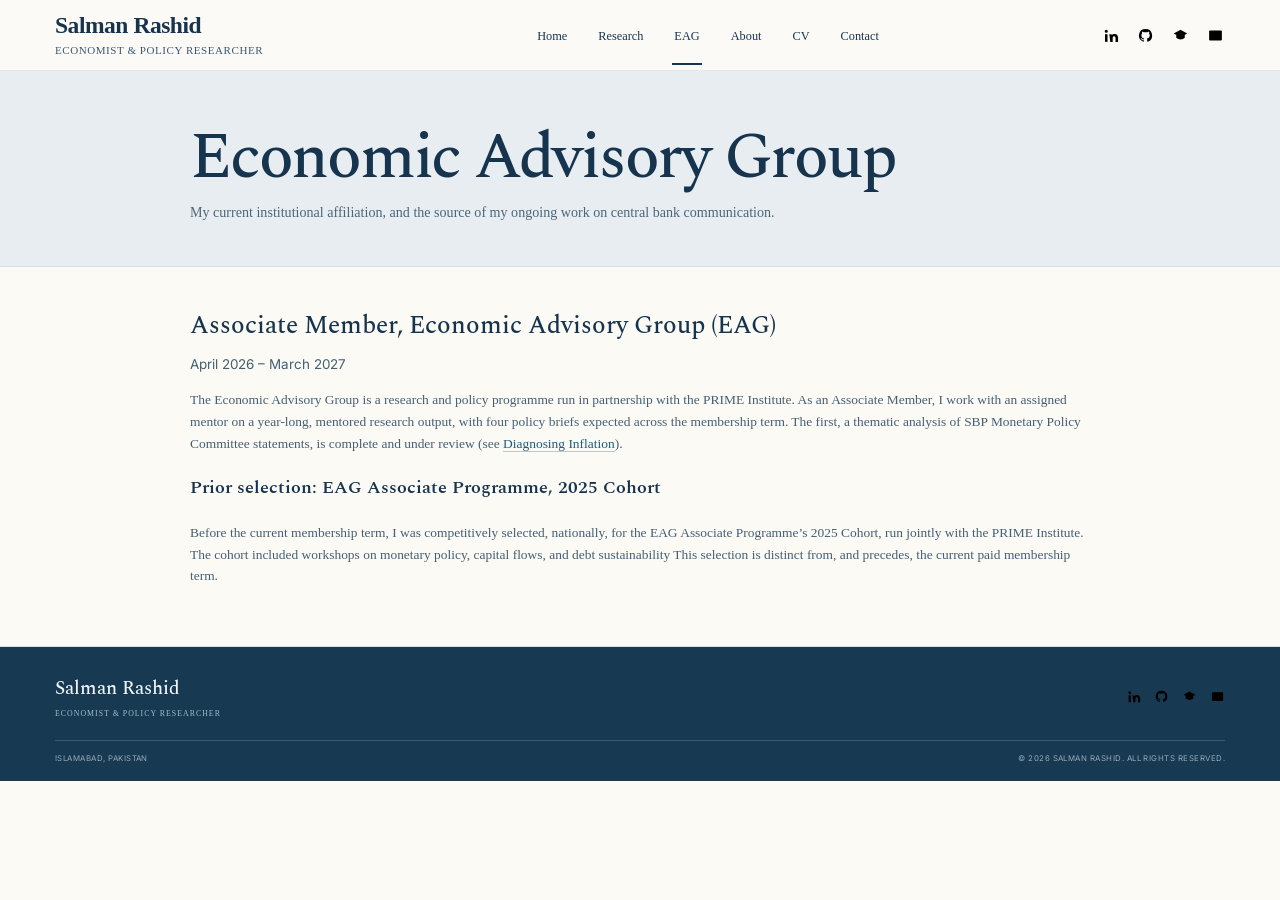
<file: eag.html>
<!DOCTYPE html>

<html lang="en">
<head>
<meta charset="utf-8"/>
<meta content="width=device-width, initial-scale=1.0" name="viewport"/>
<title>Economic Advisory Group | Salman Rashid</title>
<meta content="Salman Rashid's role as Associate Member of the Economic Advisory Group (EAG), 2026-2027." name="description"/>
<link href="css/style.css" rel="stylesheet"/>
</head>
<body>
<header class="site-header">
<div class="wrap header-inner">
<a aria-label="Salman Rashid home" class="brand" href="index.html">
<span class="brand-name">Salman Rashid</span>
<span class="brand-sub">ECONOMIST &amp; POLICY RESEARCHER</span>
</a>
<button aria-expanded="false" aria-label="Toggle navigation" class="nav-toggle">Menu</button>
<nav aria-label="Primary navigation" class="main-nav"><ul><li><a href="index.html">Home</a></li><li><a href="research.html">Research</a></li><li><a aria-current="page" href="eag.html">EAG</a></li><li><a href="about.html">About</a></li><li><a href="cv.html">CV</a></li><li><a href="contact.html">Contact</a></li></ul></nav>
<div aria-label="Social links" class="header-social">
<a aria-label="LinkedIn" href="https://linkedin.com/in/salman-rashid7351" rel="noopener" target="_blank"><svg aria-hidden="true" viewbox="0 0 24 24"><path d="M6 8.2A2.2 2.2 0 1 0 6 3.8a2.2 2.2 0 0 0 0 4.4Z"></path><path d="M4.2 10.2h3.6V21H4.2z"></path><path d="M10.3 10.2h3.4v1.48c.88-1.18 2.25-1.92 4.1-1.92 3.15 0 4.9 2 4.9 5.55V21h-3.6v-5.16c0-1.63-.6-2.76-2.1-2.76-1.18 0-1.88.78-1.88 2.76V21h-3.4z"></path></svg></a>
<a aria-label="GitHub" href="https://github.com/salmann7351-prog/Salman-Rashid-Portfolio" rel="noopener" target="_blank"><svg aria-hidden="true" viewbox="0 0 24 24"><path d="M12 2.8a9.2 9.2 0 0 0-2.91 17.93c.46.08.63-.2.63-.44v-1.7c-2.56.56-3.1-1.09-3.1-1.09-.42-1.08-1.02-1.37-1.02-1.37-.84-.57.06-.56.06-.56.93.07 1.42.96 1.42.96.83 1.42 2.18 1.01 2.71.77.08-.6.32-1.01.58-1.24-2.04-.23-4.18-1.02-4.18-4.53 0-1 .36-1.82.96-2.46-.1-.24-.42-1.17.09-2.43 0 0 .78-.25 2.54.94a8.77 8.77 0 0 1 4.62 0c1.76-1.19 2.54-.94 2.54-.94.51 1.26.19 2.19.09 2.43.6.64.96 1.46.96 2.46 0 3.52-2.14 4.3-4.19 4.53.33.29.62.84.62 1.7v2.52c0 .24.17.52.64.44A9.2 9.2 0 0 0 12 2.8Z"></path></svg></a>
<a aria-label="Education and profile" href="about.html"><svg aria-hidden="true" viewbox="0 0 24 24"><path d="M2.5 9.2 12 4l9.5 5.2L12 14.4 2.5 9.2Z"></path><path d="M6 11.2v4.1c1.9 1.55 4.05 2.32 6 2.32s4.1-.77 6-2.32v-4.1"></path><path d="M21.2 9.8v6.1"></path></svg></a>
<a aria-label="Email" href="mailto:salmann7351@gmail.com"><svg aria-hidden="true" viewbox="0 0 24 24"><rect height="14" rx="1.5" width="18" x="3" y="5"></rect><path d="m4 7 8 6 8-6"></path></svg></a>
</div>
</div>
</header>
<section class="page-head">
<div class="wrap prose">
<h1>Economic Advisory Group</h1>
<p class="lede">My current institutional affiliation, and the source of my ongoing work on central bank communication.</p>
</div>
</section>
<section class="paper-section" style="max-width: 100%;">
<div class="wrap prose" style="padding: 0;">
<h2>Associate Member, Economic Advisory Group (EAG)</h2>
<p class="meta">April 2026 – March 2027</p>
<p>The Economic Advisory Group is a research and policy programme run in partnership with the PRIME Institute. As an Associate Member, I work with an assigned mentor on a year-long, mentored research output, with four policy briefs expected across the membership term. The first, a thematic analysis of SBP Monetary Policy Committee statements, is complete and under review (see <a class="link" href="research-diagnosing-inflation.html">Diagnosing Inflation</a>).</p>
<h3>Prior selection: EAG Associate Programme, 2025 Cohort</h3>
<p>Before the current membership term, I was competitively selected, nationally, for the EAG Associate Programme’s 2025 Cohort, run jointly with the PRIME Institute. The cohort included workshops on monetary policy, capital flows, and debt sustainability This selection is distinct from, and precedes, the current paid membership term.</p>
</div>
</section>
<footer class="site-footer">
<div class="wrap footer-main">
<div><div class="f-brand">Salman Rashid</div><div class="f-role">ECONOMIST &amp; POLICY RESEARCHER</div></div>
<div class="footer-icons">
<a aria-label="LinkedIn" href="https://linkedin.com/in/salman-rashid7351" rel="noopener" target="_blank"><svg aria-hidden="true" viewbox="0 0 24 24"><path d="M6 8.2A2.2 2.2 0 1 0 6 3.8a2.2 2.2 0 0 0 0 4.4Z"></path><path d="M4.2 10.2h3.6V21H4.2z"></path><path d="M10.3 10.2h3.4v1.48c.88-1.18 2.25-1.92 4.1-1.92 3.15 0 4.9 2 4.9 5.55V21h-3.6v-5.16c0-1.63-.6-2.76-2.1-2.76-1.18 0-1.88.78-1.88 2.76V21h-3.4z"></path></svg></a>
<a aria-label="GitHub" href="https://github.com/salmann7351-prog/Salman-Rashid-Portfolio" rel="noopener" target="_blank"><svg aria-hidden="true" viewbox="0 0 24 24"><path d="M12 2.8a9.2 9.2 0 0 0-2.91 17.93c.46.08.63-.2.63-.44v-1.7c-2.56.56-3.1-1.09-3.1-1.09-.42-1.08-1.02-1.37-1.02-1.37-.84-.57.06-.56.06-.56.93.07 1.42.96 1.42.96.83 1.42 2.18 1.01 2.71.77.08-.6.32-1.01.58-1.24-2.04-.23-4.18-1.02-4.18-4.53 0-1 .36-1.82.96-2.46-.1-.24-.42-1.17.09-2.43 0 0 .78-.25 2.54.94a8.77 8.77 0 0 1 4.62 0c1.76-1.19 2.54-.94 2.54-.94.51 1.26.19 2.19.09 2.43.6.64.96 1.46.96 2.46 0 3.52-2.14 4.3-4.19 4.53.33.29.62.84.62 1.7v2.52c0 .24.17.52.64.44A9.2 9.2 0 0 0 12 2.8Z"></path></svg></a>
<a aria-label="Education and profile" href="about.html"><svg aria-hidden="true" viewbox="0 0 24 24"><path d="M2.5 9.2 12 4l9.5 5.2L12 14.4 2.5 9.2Z"></path><path d="M6 11.2v4.1c1.9 1.55 4.05 2.32 6 2.32s4.1-.77 6-2.32v-4.1"></path><path d="M21.2 9.8v6.1"></path></svg></a>
<a aria-label="Email" href="mailto:salmann7351@gmail.com"><svg aria-hidden="true" viewbox="0 0 24 24"><rect height="14" rx="1.5" width="18" x="3" y="5"></rect><path d="m4 7 8 6 8-6"></path></svg></a>
</div>
</div>
<div class="wrap footer-bottom"><span>Islamabad, Pakistan</span><span>© 2026 Salman Rashid. All rights reserved.</span></div>
</footer>
<script src="js/main.js"></script>
</body>
</html>
</file>
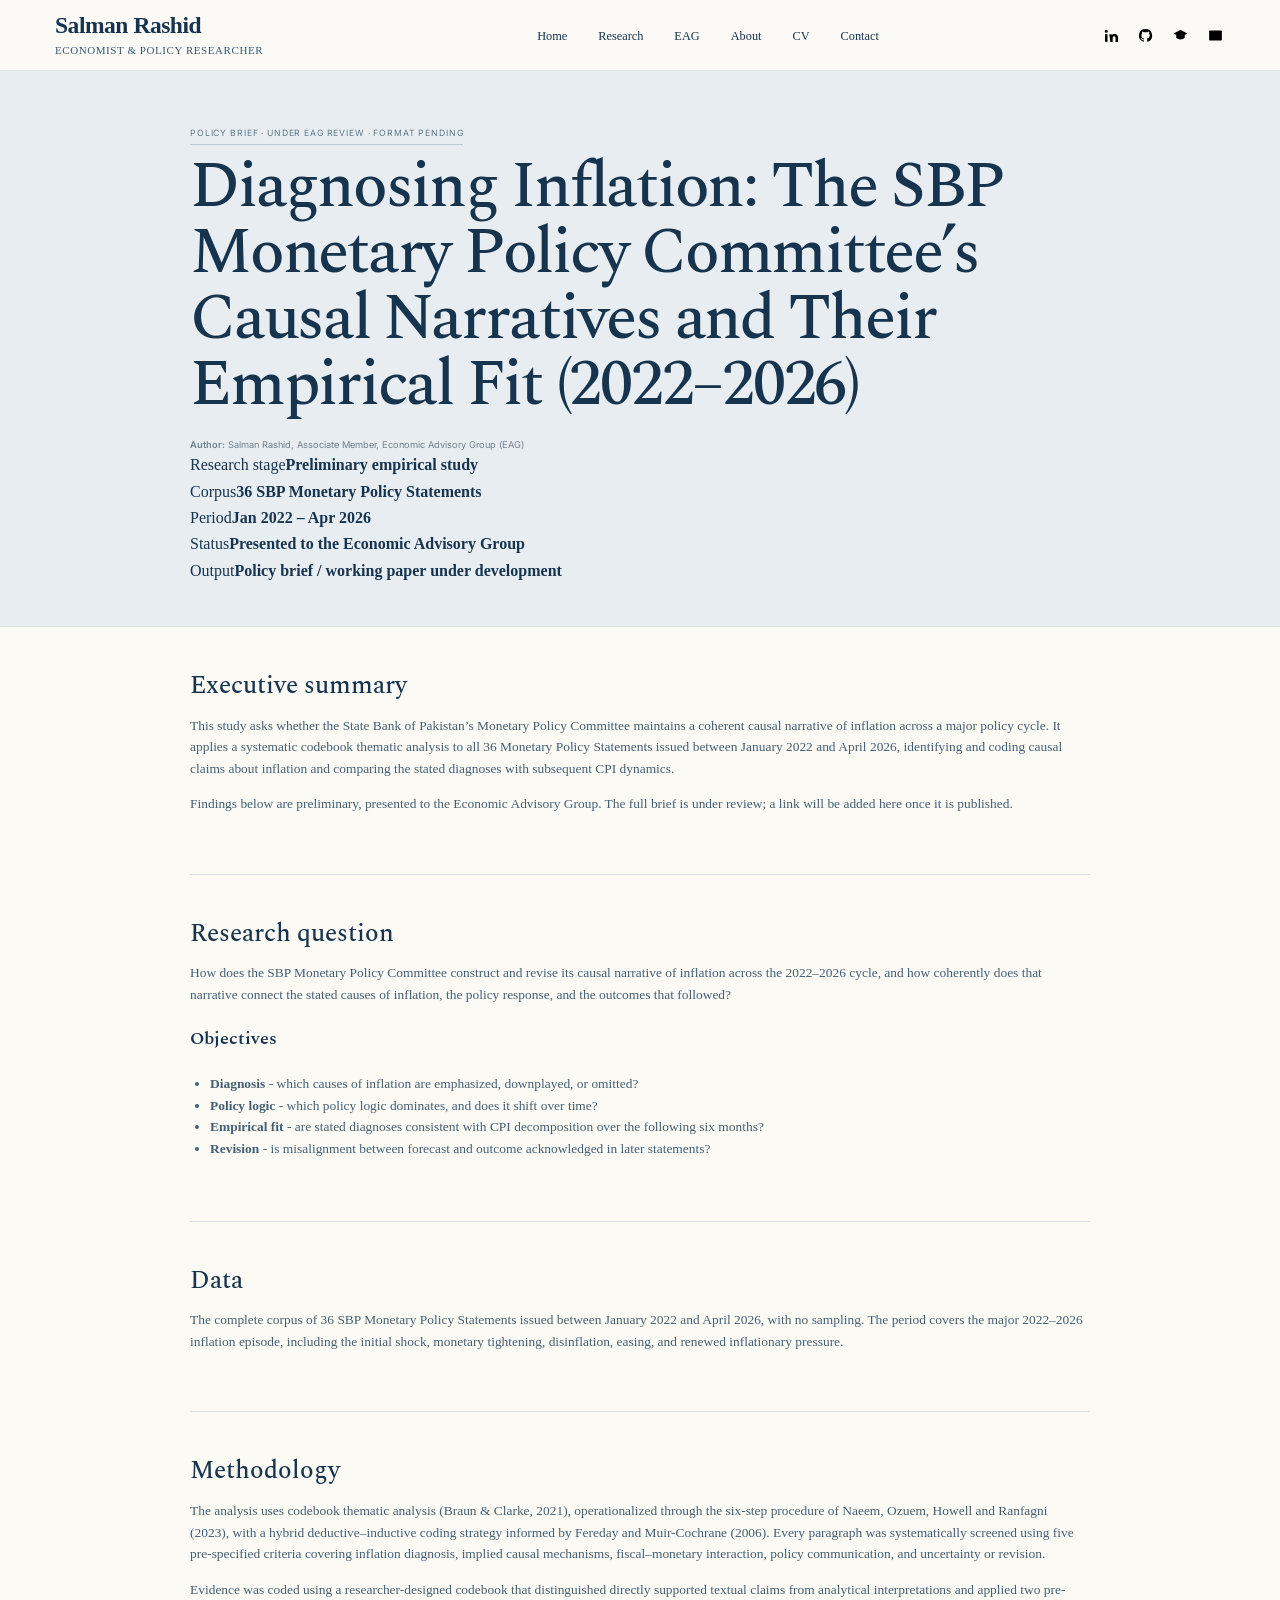
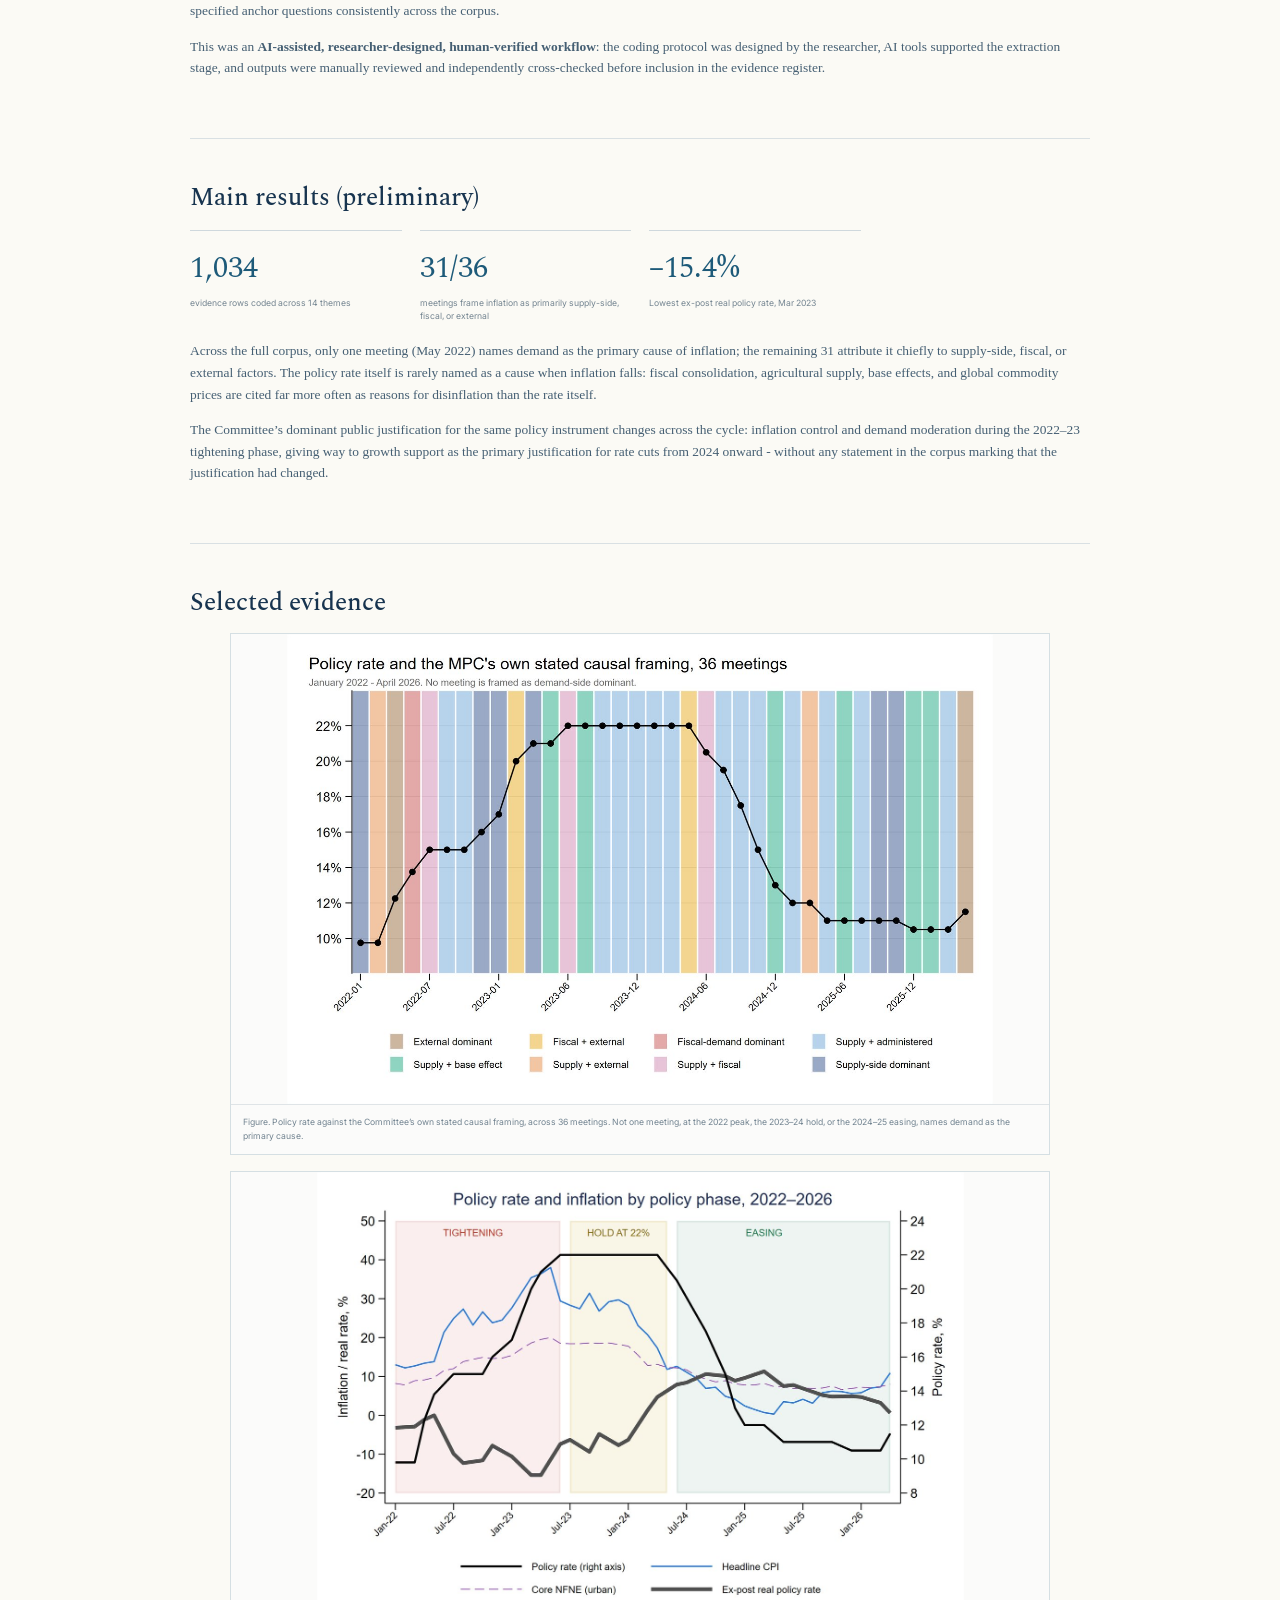
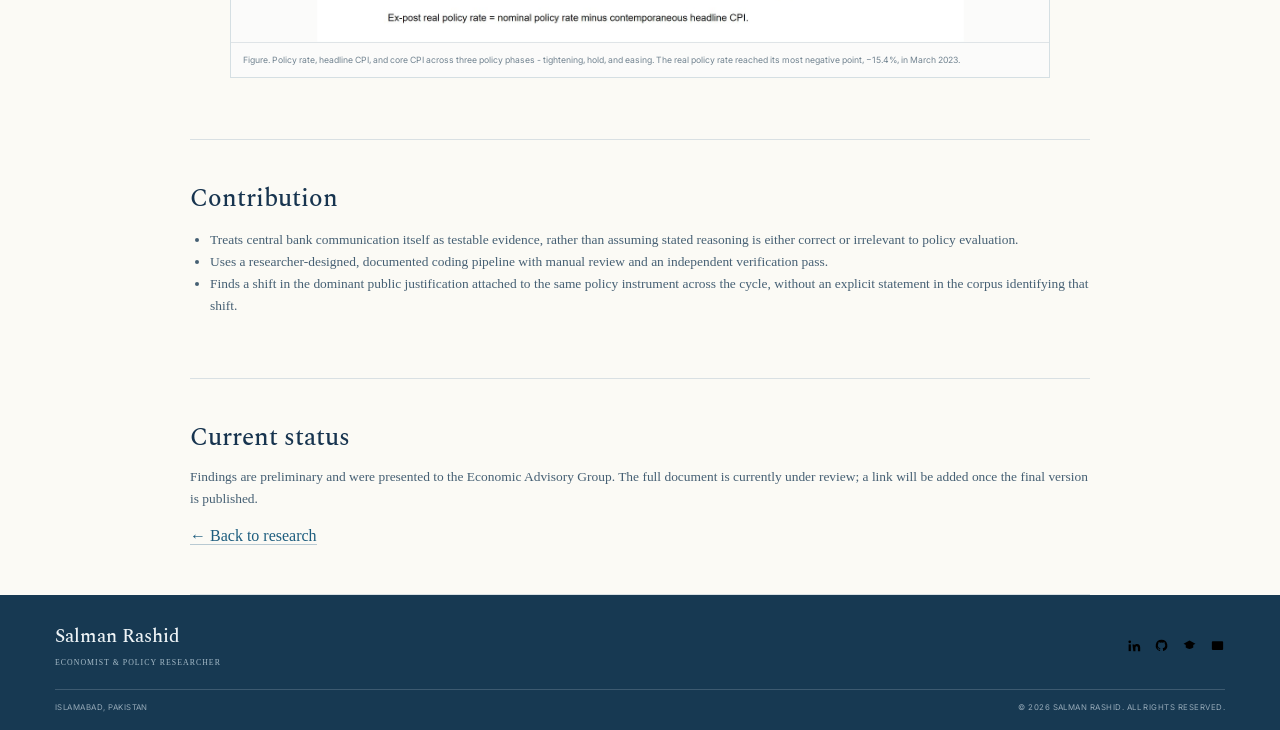
<file: research-diagnosing-inflation.html>
<!DOCTYPE html>

<html lang="en">
<head>
<meta charset="utf-8"/>
<meta content="width=device-width, initial-scale=1.0" name="viewport"/>
<title>Diagnosing Inflation: SBP MPC Causal Narratives | Salman Rashid</title>
<meta content="A codebook thematic analysis of 36 SBP Monetary Policy Statements, testing the coherence of the Committee's public reasoning on inflation." name="description"/>
<link href="css/style.css" rel="stylesheet"/>
</head>
<body>
<header class="site-header">
<div class="wrap header-inner">
<a aria-label="Salman Rashid home" class="brand" href="index.html">
<span class="brand-name">Salman Rashid</span>
<span class="brand-sub">ECONOMIST &amp; POLICY RESEARCHER</span>
</a>
<button aria-expanded="false" aria-label="Toggle navigation" class="nav-toggle">Menu</button>
<nav aria-label="Primary navigation" class="main-nav"><ul><li><a href="index.html">Home</a></li><li><a href="research.html">Research</a></li><li><a href="eag.html">EAG</a></li><li><a href="about.html">About</a></li><li><a href="cv.html">CV</a></li><li><a href="contact.html">Contact</a></li></ul></nav>
<div aria-label="Social links" class="header-social">
<a aria-label="LinkedIn" href="https://linkedin.com/in/salman-rashid7351" rel="noopener" target="_blank"><svg aria-hidden="true" viewbox="0 0 24 24"><path d="M6 8.2A2.2 2.2 0 1 0 6 3.8a2.2 2.2 0 0 0 0 4.4Z"></path><path d="M4.2 10.2h3.6V21H4.2z"></path><path d="M10.3 10.2h3.4v1.48c.88-1.18 2.25-1.92 4.1-1.92 3.15 0 4.9 2 4.9 5.55V21h-3.6v-5.16c0-1.63-.6-2.76-2.1-2.76-1.18 0-1.88.78-1.88 2.76V21h-3.4z"></path></svg></a>
<a aria-label="GitHub" href="https://github.com/salmann7351-prog/Salman-Rashid-Portfolio" rel="noopener" target="_blank"><svg aria-hidden="true" viewbox="0 0 24 24"><path d="M12 2.8a9.2 9.2 0 0 0-2.91 17.93c.46.08.63-.2.63-.44v-1.7c-2.56.56-3.1-1.09-3.1-1.09-.42-1.08-1.02-1.37-1.02-1.37-.84-.57.06-.56.06-.56.93.07 1.42.96 1.42.96.83 1.42 2.18 1.01 2.71.77.08-.6.32-1.01.58-1.24-2.04-.23-4.18-1.02-4.18-4.53 0-1 .36-1.82.96-2.46-.1-.24-.42-1.17.09-2.43 0 0 .78-.25 2.54.94a8.77 8.77 0 0 1 4.62 0c1.76-1.19 2.54-.94 2.54-.94.51 1.26.19 2.19.09 2.43.6.64.96 1.46.96 2.46 0 3.52-2.14 4.3-4.19 4.53.33.29.62.84.62 1.7v2.52c0 .24.17.52.64.44A9.2 9.2 0 0 0 12 2.8Z"></path></svg></a>
<a aria-label="Education and profile" href="about.html"><svg aria-hidden="true" viewbox="0 0 24 24"><path d="M2.5 9.2 12 4l9.5 5.2L12 14.4 2.5 9.2Z"></path><path d="M6 11.2v4.1c1.9 1.55 4.05 2.32 6 2.32s4.1-.77 6-2.32v-4.1"></path><path d="M21.2 9.8v6.1"></path></svg></a>
<a aria-label="Email" href="mailto:salmann7351@gmail.com"><svg aria-hidden="true" viewbox="0 0 24 24"><rect height="14" rx="1.5" width="18" x="3" y="5"></rect><path d="m4 7 8 6 8-6"></path></svg></a>
</div>
</div>
</header>
<section class="page-head">
<div class="wrap prose">
<span class="status-badge">Policy brief · Under EAG review · format pending</span>
<h1>Diagnosing Inflation: The SBP Monetary Policy Committee’s Causal Narratives and Their Empirical Fit (2022–2026)</h1>
<div class="paper-meta">
<span><strong>Author:</strong> Salman Rashid, Associate Member, Economic Advisory Group (EAG)</span>
</div>
<div class="research-stage">
<div><span>Research stage</span><strong>Preliminary empirical study</strong></div>
<div><span>Corpus</span><strong>36 SBP Monetary Policy Statements</strong></div>
<div><span>Period</span><strong>Jan 2022 – Apr 2026</strong></div>
<div><span>Status</span><strong>Presented to the Economic Advisory Group</strong></div>
<div><span>Output</span><strong>Policy brief / working paper under development</strong></div>
</div>
</div>
</section>
<div class="wrap">
<section class="paper-section">
<h2>Executive summary</h2>
<p>This study asks whether the State Bank of Pakistan’s Monetary Policy Committee maintains a coherent causal narrative of inflation across a major policy cycle. It applies a systematic codebook thematic analysis to all 36 Monetary Policy Statements issued between January 2022 and April 2026, identifying and coding causal claims about inflation and comparing the stated diagnoses with subsequent CPI dynamics.</p>
<p class="callout">Findings below are preliminary, presented to the Economic Advisory Group. The full brief is under review; a link will be added here once it is published.</p>
</section>
<section class="paper-section">
<h2>Research question</h2>
<p>How does the SBP Monetary Policy Committee construct and revise its causal narrative of inflation across the 2022–2026 cycle, and how coherently does that narrative connect the stated causes of inflation, the policy response, and the outcomes that followed?</p>
<h3>Objectives</h3>
<ul>
<li><strong>Diagnosis</strong>  -  which causes of inflation are emphasized, downplayed, or omitted?</li>
<li><strong>Policy logic</strong>  -  which policy logic dominates, and does it shift over time?</li>
<li><strong>Empirical fit</strong>  -  are stated diagnoses consistent with CPI decomposition over the following six months?</li>
<li><strong>Revision</strong>  -  is misalignment between forecast and outcome acknowledged in later statements?</li>
</ul>
</section>
<section class="paper-section">
<h2>Data</h2>
<p>The complete corpus of 36 SBP Monetary Policy Statements issued between January 2022 and April 2026, with no sampling. The period covers the major 2022–2026 inflation episode, including the initial shock, monetary tightening, disinflation, easing, and renewed inflationary pressure.</p>
</section>
<section class="paper-section">
<h2>Methodology</h2>
<p>The analysis uses codebook thematic analysis (Braun &amp; Clarke, 2021), operationalized through the six-step procedure of Naeem, Ozuem, Howell and Ranfagni (2023), with a hybrid deductive–inductive coding strategy informed by Fereday and Muir-Cochrane (2006). Every paragraph was systematically screened using five pre-specified criteria covering inflation diagnosis, implied causal mechanisms, fiscal–monetary interaction, policy communication, and uncertainty or revision.</p>
<p>Evidence was coded using a researcher-designed codebook that distinguished directly supported textual claims from analytical interpretations and applied two pre-specified anchor questions consistently across the corpus.</p>
<p>This was an <strong>AI-assisted, researcher-designed, human-verified workflow</strong>: the coding protocol was designed by the researcher, AI tools supported the extraction stage, and outputs were manually reviewed and independently cross-checked before inclusion in the evidence register.</p>
</section>
<section class="paper-section">
<h2>Main results (preliminary)</h2>
<div class="stat-row">
<div class="stat"><div class="num">1,034</div><div class="label">evidence rows coded across 14 themes</div></div>
<div class="stat"><div class="num">31/36</div><div class="label">meetings frame inflation as primarily supply-side, fiscal, or external</div></div>
<div class="stat"><div class="num">−15.4%</div><div class="label">Lowest ex-post real policy rate, Mar 2023</div></div>
</div>
<p>Across the full corpus, only one meeting (May 2022) names demand as the primary cause of inflation; the remaining 31 attribute it chiefly to supply-side, fiscal, or external factors. The policy rate itself is rarely named as a cause when inflation falls: fiscal consolidation, agricultural supply, base effects, and global commodity prices are cited far more often as reasons for disinflation than the rate itself.</p>
<p>The Committee’s dominant public justification for the same policy instrument changes across the cycle: inflation control and demand moderation during the 2022–23 tightening phase, giving way to growth support as the primary justification for rate cuts from 2024 onward  -  without any statement in the corpus marking that the justification had changed.</p>
</section>
<section class="paper-section">
<h2>Selected evidence</h2>
<figure class="evidence">
<img alt="Policy rate plotted against the Committee's own stated causal framing across 36 meetings" src="assets/images/project2-figure-policyrate.jpg"/>
<figcaption>Figure. Policy rate against the Committee’s own stated causal framing, across 36 meetings. Not one meeting, at the 2022 peak, the 2023–24 hold, or the 2024–25 easing, names demand as the primary cause.</figcaption>
</figure>
<figure class="evidence">
<img alt="Policy rate, headline CPI, and core CPI plotted together by policy phase" src="assets/images/project2-figure-ratephase.jpg"/>
<figcaption>Figure. Policy rate, headline CPI, and core CPI across three policy phases  -  tightening, hold, and easing. The real policy rate reached its most negative point, −15.4%, in March 2023.</figcaption>
</figure>
</section>
<section class="paper-section">
<h2>Contribution</h2>
<ul>
<li>Treats central bank communication itself as testable evidence, rather than assuming stated reasoning is either correct or irrelevant to policy evaluation.</li>
<li>Uses a researcher-designed, documented coding pipeline with manual review and an independent verification pass.</li>
<li>Finds a shift in the dominant public justification attached to the same policy instrument across the cycle, without an explicit statement in the corpus identifying that shift.</li>
</ul>
</section>
<section class="paper-section">
<h2>Current status</h2>
<p>Findings are preliminary and were presented to the Economic Advisory Group. The full document is currently under review; a link will be added once the final version is published.</p>
<a class="link" href="research.html">← Back to research</a>
</section>
</div>
<footer class="site-footer">
<div class="wrap footer-main">
<div><div class="f-brand">Salman Rashid</div><div class="f-role">ECONOMIST &amp; POLICY RESEARCHER</div></div>
<div class="footer-icons">
<a aria-label="LinkedIn" href="https://linkedin.com/in/salman-rashid7351" rel="noopener" target="_blank"><svg aria-hidden="true" viewbox="0 0 24 24"><path d="M6 8.2A2.2 2.2 0 1 0 6 3.8a2.2 2.2 0 0 0 0 4.4Z"></path><path d="M4.2 10.2h3.6V21H4.2z"></path><path d="M10.3 10.2h3.4v1.48c.88-1.18 2.25-1.92 4.1-1.92 3.15 0 4.9 2 4.9 5.55V21h-3.6v-5.16c0-1.63-.6-2.76-2.1-2.76-1.18 0-1.88.78-1.88 2.76V21h-3.4z"></path></svg></a>
<a aria-label="GitHub" href="https://github.com/salmann7351-prog/Salman-Rashid-Portfolio" rel="noopener" target="_blank"><svg aria-hidden="true" viewbox="0 0 24 24"><path d="M12 2.8a9.2 9.2 0 0 0-2.91 17.93c.46.08.63-.2.63-.44v-1.7c-2.56.56-3.1-1.09-3.1-1.09-.42-1.08-1.02-1.37-1.02-1.37-.84-.57.06-.56.06-.56.93.07 1.42.96 1.42.96.83 1.42 2.18 1.01 2.71.77.08-.6.32-1.01.58-1.24-2.04-.23-4.18-1.02-4.18-4.53 0-1 .36-1.82.96-2.46-.1-.24-.42-1.17.09-2.43 0 0 .78-.25 2.54.94a8.77 8.77 0 0 1 4.62 0c1.76-1.19 2.54-.94 2.54-.94.51 1.26.19 2.19.09 2.43.6.64.96 1.46.96 2.46 0 3.52-2.14 4.3-4.19 4.53.33.29.62.84.62 1.7v2.52c0 .24.17.52.64.44A9.2 9.2 0 0 0 12 2.8Z"></path></svg></a>
<a aria-label="Education and profile" href="about.html"><svg aria-hidden="true" viewbox="0 0 24 24"><path d="M2.5 9.2 12 4l9.5 5.2L12 14.4 2.5 9.2Z"></path><path d="M6 11.2v4.1c1.9 1.55 4.05 2.32 6 2.32s4.1-.77 6-2.32v-4.1"></path><path d="M21.2 9.8v6.1"></path></svg></a>
<a aria-label="Email" href="mailto:salmann7351@gmail.com"><svg aria-hidden="true" viewbox="0 0 24 24"><rect height="14" rx="1.5" width="18" x="3" y="5"></rect><path d="m4 7 8 6 8-6"></path></svg></a>
</div>
</div>
<div class="wrap footer-bottom"><span>Islamabad, Pakistan</span><span>© 2026 Salman Rashid. All rights reserved.</span></div>
</footer>
<script src="js/main.js"></script>
</body>
</html>
</file>
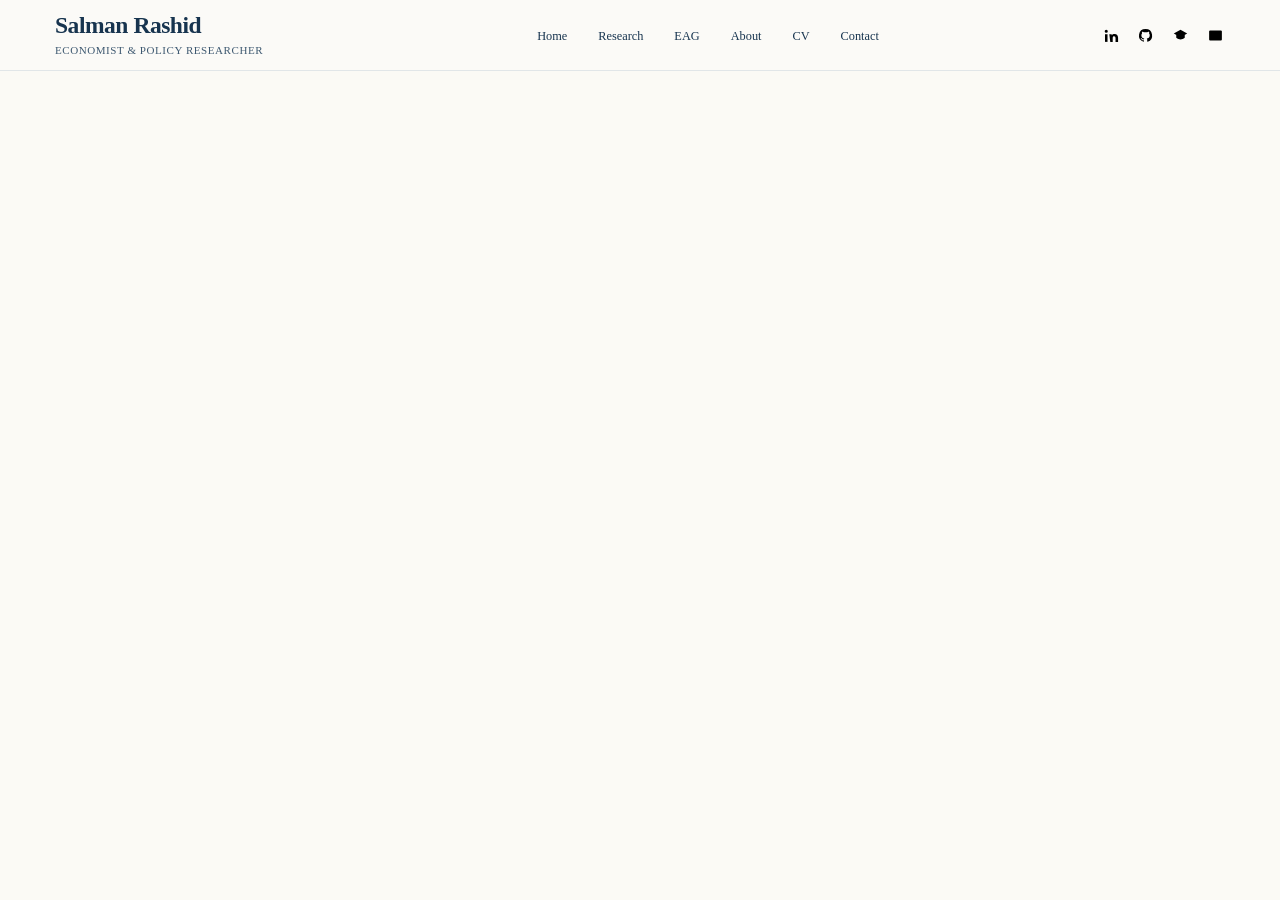
<file: research-heterogeneous-transmission.html>
<!DOCTYPE html>

<html lang="en">
<head>
<meta charset="utf-8"/>
<meta content="width=device-width, initial-scale=1.0" name="viewport"/>
<title>Heterogeneous Monetary Transmission across Pakistan's Manufacturing Industries | Salman Rashid</title>
<meta content="A theoretical framework and in-progress VECM estimation explaining heterogeneous monetary transmission across Pakistan's manufacturing industries." name="description"/>
<link href="css/style.css" rel="stylesheet"/>
</head>
<body>
<header class="site-header">
<div class="wrap header-inner">
<a aria-label="Salman Rashid home" class="brand" href="index.html">
<span class="brand-name">Salman Rashid</span>
<span class="brand-sub">ECONOMIST &amp; POLICY RESEARCHER</span>
</a>
<button aria-expanded="false" aria-label="Toggle navigation" class="nav-toggle">Menu</button>
<nav aria-label="Primary navigation" class="main-nav"><ul><li><a href="index.html">Home</a></li><li><a href="research.html">Research</a></li><li><a href="eag.html">EAG</a></li><li><a href="about.html">About</a></li><li><a href="cv.html">CV</a></li><li><a href="contact.html">Contact</a></li></ul></nav>
<div aria-label="Social links" class="header-social">
<a aria-label="LinkedIn" href="https://linkedin.com/in/salman-rashid7351" rel="noopener" target="_blank"><svg aria-hidden="true" viewbox="0 0 24 24"><path d="M6 8.2A2.2 2.2 0 1 0 6 3.8a2.2 2.2 0 0 0 0 4.4Z"></path><path d="M4.2 10.2h3.6V21H4.2z"></path><path d="M10.3 10.2h3.4v1.48c.88-1.18 2.25-1.92 4.1-1.92 3.15 0 4.9 2 4.9 5.55V21h-3.6v-5.16c0-1.63-.6-2.76-2.1-2.76-1.18 0-1.88.78-1.88 2.76V21h-3.4z"></path></svg></a>
<a aria-label="GitHub" href="https://github.com/salmann7351-prog/Salman-Rashid-Portfolio" rel="noopener" target="_blank"><svg aria-hidden="true" viewbox="0 0 24 24"><path d="M12 2.8a9.2 9.2 0 0 0-2.91 17.93c.46.08.63-.2.63-.44v-1.7c-2.56.56-3.1-1.09-3.1-1.09-.42-1.08-1.02-1.37-1.02-1.37-.84-.57.06-.56.06-.56.93.07 1.42.96 1.42.96.83 1.42 2.18 1.01 2.71.77.08-.6.32-1.01.58-1.24-2.04-.23-4.18-1.02-4.18-4.53 0-1 .36-1.82.96-2.46-.1-.24-.42-1.17.09-2.43 0 0 .78-.25 2.54.94a8.77 8.77 0 0 1 4.62 0c1.76-1.19 2.54-.94 2.54-.94.51 1.26.19 2.19.09 2.43.6.64.96 1.46.96 2.46 0 3.52-2.14 4.3-4.19 4.53.33.29.62.84.62 1.7v2.52c0 .24.17.52.64.44A9.2 9.2 0 0 0 12 2.8Z"></path></svg></a>
<a aria-label="Education and profile" href="about.html"><svg aria-hidden="true" viewbox="0 0 24 24"><path d="M2.5 9.2 12 4l9.5 5.2L12 14.4 2.5 9.2Z"></path><path d="M6 11.2v4.1c1.9 1.55 4.05 2.32 6 2.32s4.1-.77 6-2.32v-4.1"></path><path d="M21.2 9.8v6.1"></path></svg></a>
<a aria-label="Email" href="mailto:salmann7351@gmail.com"><svg aria-hidden="true" viewbox="0 0 24 24"><rect height="14" rx="1.5" width="18" x="3" y="5"></rect><path d="m4 7 8 6 8-6"></path></svg></a>
</div>
</div>
</header></body>
</html>
</file>
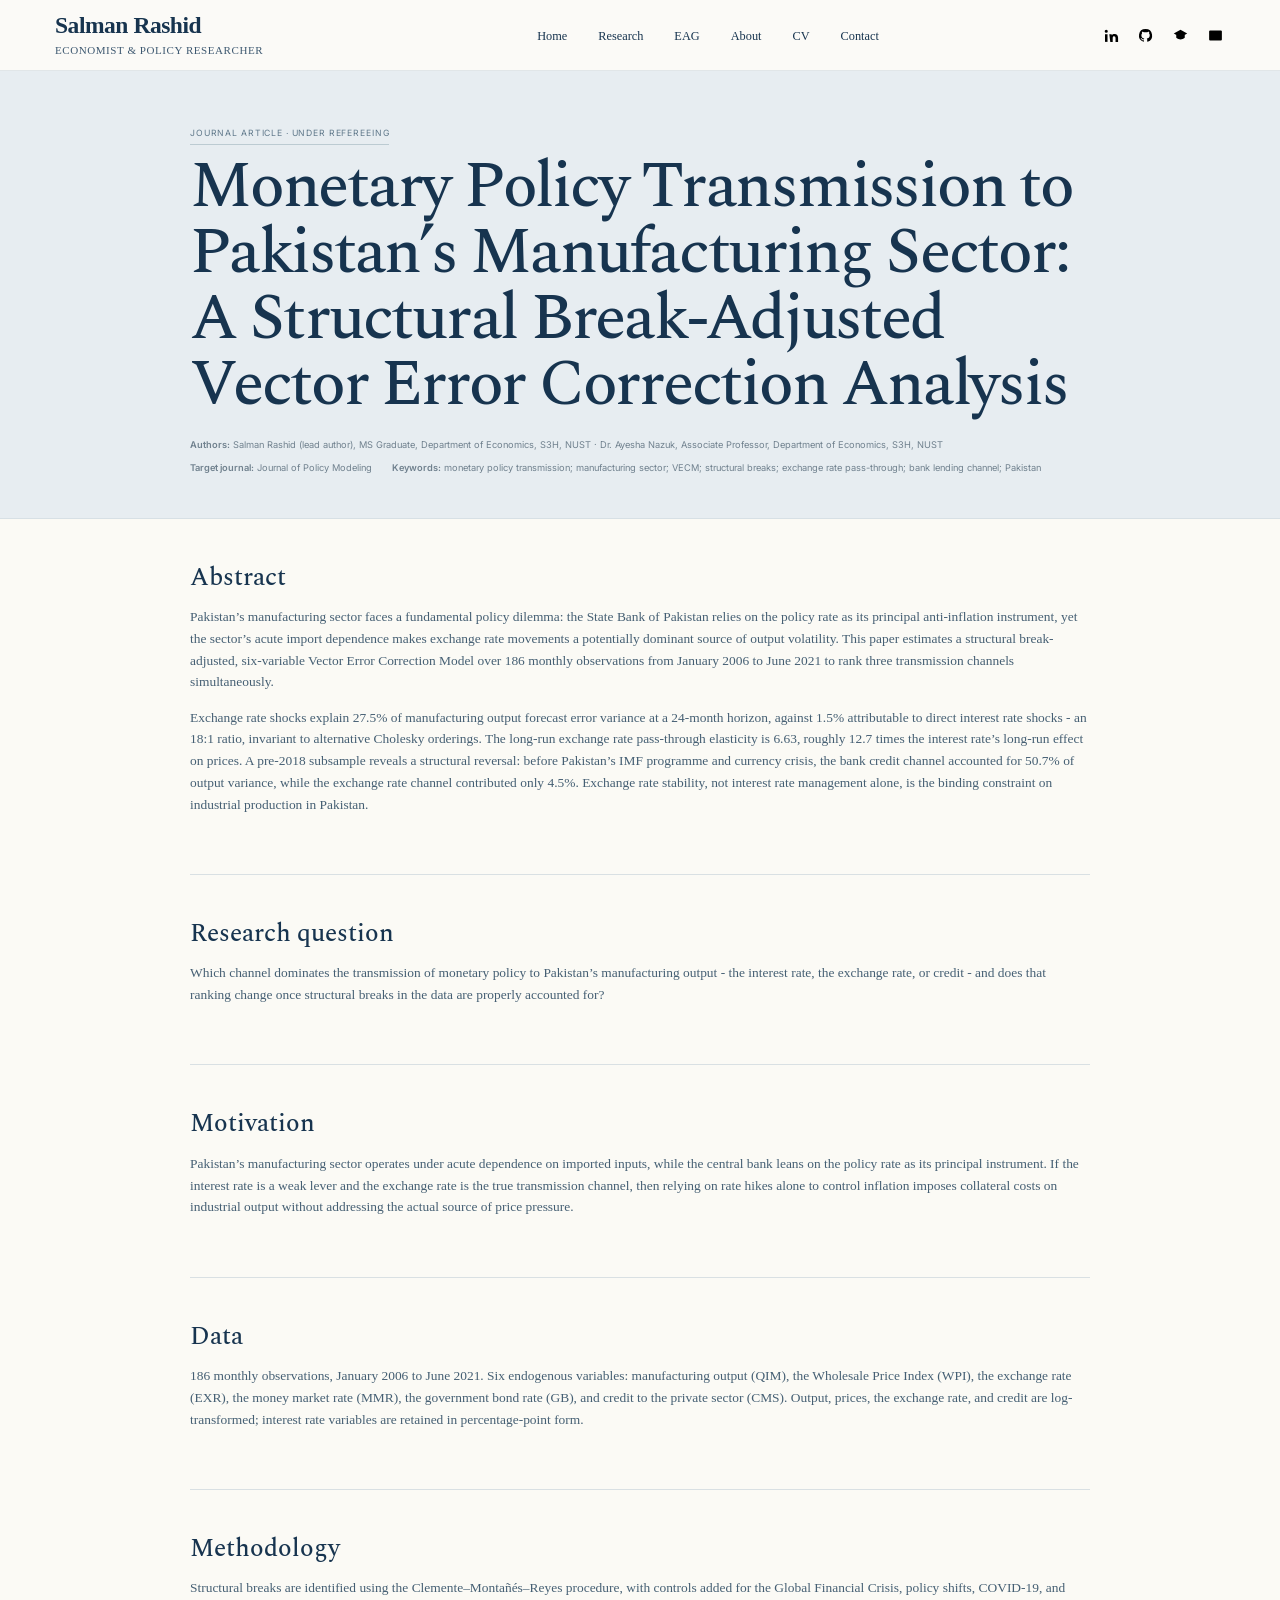
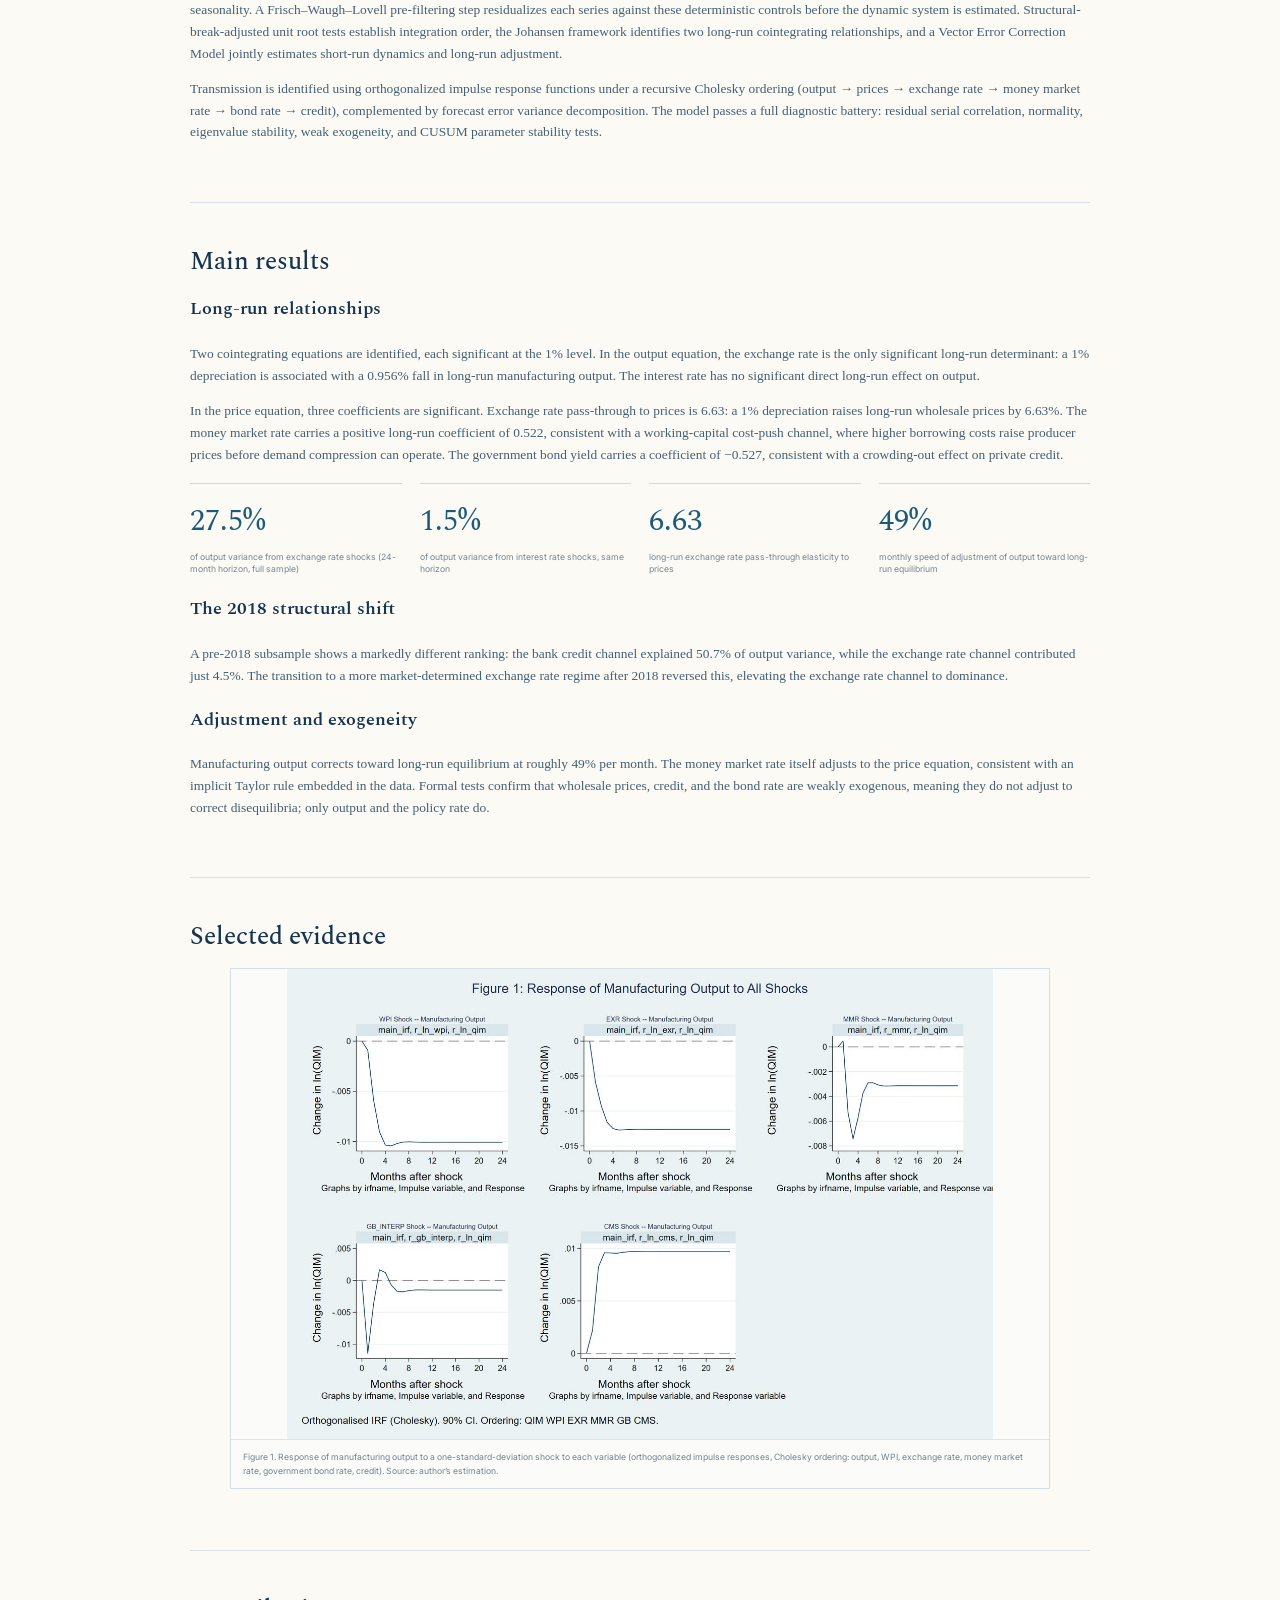
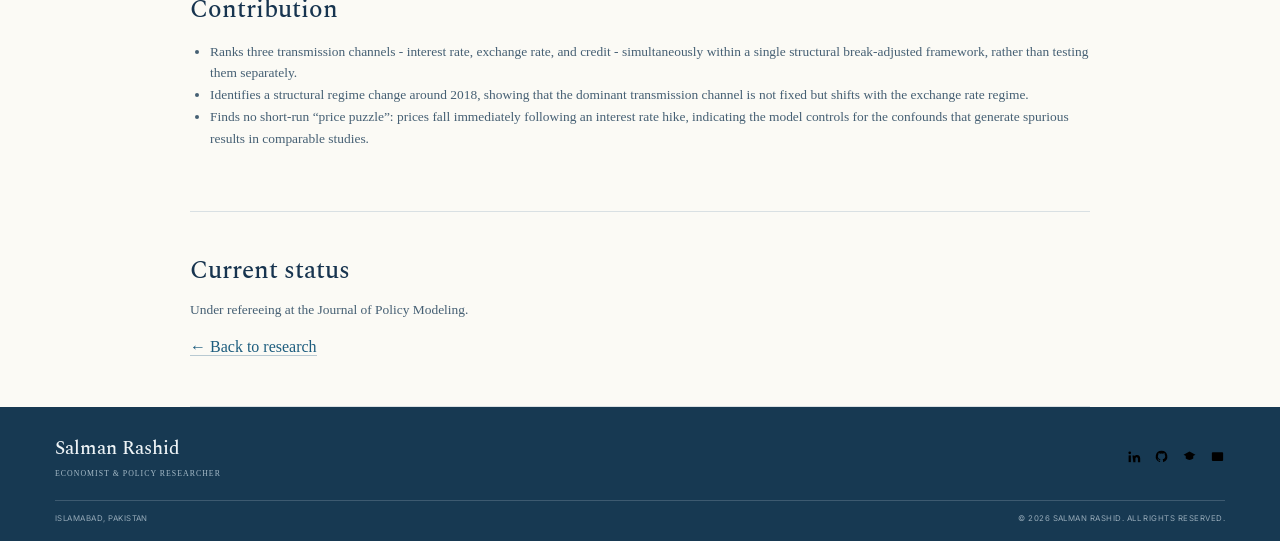
<file: research-monetary-transmission.html>
<!DOCTYPE html>

<html lang="en">
<head>
<meta charset="utf-8"/>
<meta content="width=device-width, initial-scale=1.0" name="viewport"/>
<title>Monetary Policy Transmission to Pakistan's Manufacturing Sector | Salman Rashid</title>
<meta content="A structural break-adjusted VECM ranking interest rate, exchange rate, and credit channels in Pakistan's manufacturing sector." name="description"/>
<link href="css/style.css" rel="stylesheet"/>
</head>
<body>
<header class="site-header">
<div class="wrap header-inner">
<a aria-label="Salman Rashid home" class="brand" href="index.html">
<span class="brand-name">Salman Rashid</span>
<span class="brand-sub">ECONOMIST &amp; POLICY RESEARCHER</span>
</a>
<button aria-expanded="false" aria-label="Toggle navigation" class="nav-toggle">Menu</button>
<nav aria-label="Primary navigation" class="main-nav"><ul><li><a href="index.html">Home</a></li><li><a href="research.html">Research</a></li><li><a href="eag.html">EAG</a></li><li><a href="about.html">About</a></li><li><a href="cv.html">CV</a></li><li><a href="contact.html">Contact</a></li></ul></nav>
<div aria-label="Social links" class="header-social">
<a aria-label="LinkedIn" href="https://linkedin.com/in/salman-rashid7351" rel="noopener" target="_blank"><svg aria-hidden="true" viewbox="0 0 24 24"><path d="M6 8.2A2.2 2.2 0 1 0 6 3.8a2.2 2.2 0 0 0 0 4.4Z"></path><path d="M4.2 10.2h3.6V21H4.2z"></path><path d="M10.3 10.2h3.4v1.48c.88-1.18 2.25-1.92 4.1-1.92 3.15 0 4.9 2 4.9 5.55V21h-3.6v-5.16c0-1.63-.6-2.76-2.1-2.76-1.18 0-1.88.78-1.88 2.76V21h-3.4z"></path></svg></a>
<a aria-label="GitHub" href="https://github.com/salmann7351-prog/Salman-Rashid-Portfolio" rel="noopener" target="_blank"><svg aria-hidden="true" viewbox="0 0 24 24"><path d="M12 2.8a9.2 9.2 0 0 0-2.91 17.93c.46.08.63-.2.63-.44v-1.7c-2.56.56-3.1-1.09-3.1-1.09-.42-1.08-1.02-1.37-1.02-1.37-.84-.57.06-.56.06-.56.93.07 1.42.96 1.42.96.83 1.42 2.18 1.01 2.71.77.08-.6.32-1.01.58-1.24-2.04-.23-4.18-1.02-4.18-4.53 0-1 .36-1.82.96-2.46-.1-.24-.42-1.17.09-2.43 0 0 .78-.25 2.54.94a8.77 8.77 0 0 1 4.62 0c1.76-1.19 2.54-.94 2.54-.94.51 1.26.19 2.19.09 2.43.6.64.96 1.46.96 2.46 0 3.52-2.14 4.3-4.19 4.53.33.29.62.84.62 1.7v2.52c0 .24.17.52.64.44A9.2 9.2 0 0 0 12 2.8Z"></path></svg></a>
<a aria-label="Education and profile" href="about.html"><svg aria-hidden="true" viewbox="0 0 24 24"><path d="M2.5 9.2 12 4l9.5 5.2L12 14.4 2.5 9.2Z"></path><path d="M6 11.2v4.1c1.9 1.55 4.05 2.32 6 2.32s4.1-.77 6-2.32v-4.1"></path><path d="M21.2 9.8v6.1"></path></svg></a>
<a aria-label="Email" href="mailto:salmann7351@gmail.com"><svg aria-hidden="true" viewbox="0 0 24 24"><rect height="14" rx="1.5" width="18" x="3" y="5"></rect><path d="m4 7 8 6 8-6"></path></svg></a>
</div>
</div>
</header>
<section class="page-head">
<div class="wrap prose">
<span class="status-badge">Journal article · Under refereeing</span>
<h1>Monetary Policy Transmission to Pakistan’s Manufacturing Sector: A Structural Break-Adjusted Vector Error Correction Analysis</h1>
<div class="paper-meta">
<span><strong>Authors:</strong> Salman Rashid (lead author), MS Graduate, Department of Economics, S3H, NUST · Dr. Ayesha Nazuk, Associate Professor, Department of Economics, S3H, NUST</span>
</div>
<div class="paper-meta">
<span><strong>Target journal:</strong> Journal of Policy Modeling</span>
<span><strong>Keywords:</strong> monetary policy transmission; manufacturing sector; VECM; structural breaks; exchange rate pass-through; bank lending channel; Pakistan</span>
</div>
</div>
</section>
<div class="wrap">
<section class="paper-section">
<h2>Abstract</h2>
<p>Pakistan’s manufacturing sector faces a fundamental policy dilemma: the State Bank of Pakistan relies on the policy rate as its principal anti-inflation instrument, yet the sector’s acute import dependence makes exchange rate movements a potentially dominant source of output volatility. This paper estimates a structural break-adjusted, six-variable Vector Error Correction Model over 186 monthly observations from January 2006 to June 2021 to rank three transmission channels simultaneously.</p>
<p>Exchange rate shocks explain 27.5% of manufacturing output forecast error variance at a 24-month horizon, against 1.5% attributable to direct interest rate shocks  -  an 18:1 ratio, invariant to alternative Cholesky orderings. The long-run exchange rate pass-through elasticity is 6.63, roughly 12.7 times the interest rate’s long-run effect on prices. A pre-2018 subsample reveals a structural reversal: before Pakistan’s IMF programme and currency crisis, the bank credit channel accounted for 50.7% of output variance, while the exchange rate channel contributed only 4.5%. Exchange rate stability, not interest rate management alone, is the binding constraint on industrial production in Pakistan.</p>
</section>
<section class="paper-section">
<h2>Research question</h2>
<p>Which channel dominates the transmission of monetary policy to Pakistan’s manufacturing output  -  the interest rate, the exchange rate, or credit  -  and does that ranking change once structural breaks in the data are properly accounted for?</p>
</section>
<section class="paper-section">
<h2>Motivation</h2>
<p>Pakistan’s manufacturing sector operates under acute dependence on imported inputs, while the central bank leans on the policy rate as its principal instrument. If the interest rate is a weak lever and the exchange rate is the true transmission channel, then relying on rate hikes alone to control inflation imposes collateral costs on industrial output without addressing the actual source of price pressure.</p>
</section>
<section class="paper-section">
<h2>Data</h2>
<p>186 monthly observations, January 2006 to June 2021. Six endogenous variables: manufacturing output (QIM), the Wholesale Price Index (WPI), the exchange rate (EXR), the money market rate (MMR), the government bond rate (GB), and credit to the private sector (CMS). Output, prices, the exchange rate, and credit are log-transformed; interest rate variables are retained in percentage-point form.</p>
</section>
<section class="paper-section">
<h2>Methodology</h2>
<p>Structural breaks are identified using the Clemente–Montañés–Reyes procedure, with controls added for the Global Financial Crisis, policy shifts, COVID-19, and seasonality. A Frisch–Waugh–Lovell pre-filtering step residualizes each series against these deterministic controls before the dynamic system is estimated. Structural-break-adjusted unit root tests establish integration order, the Johansen framework identifies two long-run cointegrating relationships, and a Vector Error Correction Model jointly estimates short-run dynamics and long-run adjustment.</p>
<p>Transmission is identified using orthogonalized impulse response functions under a recursive Cholesky ordering (output → prices → exchange rate → money market rate → bond rate → credit), complemented by forecast error variance decomposition. The model passes a full diagnostic battery: residual serial correlation, normality, eigenvalue stability, weak exogeneity, and CUSUM parameter stability tests.</p>
</section>
<section class="paper-section">
<h2>Main results</h2>
<h3>Long-run relationships</h3>
<p>Two cointegrating equations are identified, each significant at the 1% level. In the output equation, the exchange rate is the only significant long-run determinant: a 1% depreciation is associated with a 0.956% fall in long-run manufacturing output. The interest rate has no significant direct long-run effect on output.</p>
<p>In the price equation, three coefficients are significant. Exchange rate pass-through to prices is 6.63: a 1% depreciation raises long-run wholesale prices by 6.63%. The money market rate carries a positive long-run coefficient of 0.522, consistent with a working-capital cost-push channel, where higher borrowing costs raise producer prices before demand compression can operate. The government bond yield carries a coefficient of −0.527, consistent with a crowding-out effect on private credit.</p>
<div class="stat-row">
<div class="stat"><div class="num">27.5%</div><div class="label">of output variance from exchange rate shocks (24-month horizon, full sample)</div></div>
<div class="stat"><div class="num">1.5%</div><div class="label">of output variance from interest rate shocks, same horizon</div></div>
<div class="stat"><div class="num">6.63</div><div class="label">long-run exchange rate pass-through elasticity to prices</div></div>
<div class="stat"><div class="num">49%</div><div class="label">monthly speed of adjustment of output toward long-run equilibrium</div></div>
</div>
<h3>The 2018 structural shift</h3>
<p>A pre-2018 subsample shows a markedly different ranking: the bank credit channel explained 50.7% of output variance, while the exchange rate channel contributed just 4.5%. The transition to a more market-determined exchange rate regime after 2018 reversed this, elevating the exchange rate channel to dominance.</p>
<h3>Adjustment and exogeneity</h3>
<p>Manufacturing output corrects toward long-run equilibrium at roughly 49% per month. The money market rate itself adjusts to the price equation, consistent with an implicit Taylor rule embedded in the data. Formal tests confirm that wholesale prices, credit, and the bond rate are weakly exogenous, meaning they do not adjust to correct disequilibria; only output and the policy rate do.</p>
</section>
<section class="paper-section">
<h2>Selected evidence</h2>
<figure class="evidence">
<img alt="Response of manufacturing output to shocks in WPI, exchange rate, money market rate, government bond rate, and credit, over 24 months" src="assets/images/project1-figure-irf.jpg"/>
<figcaption>Figure 1. Response of manufacturing output to a one-standard-deviation shock to each variable (orthogonalized impulse responses, Cholesky ordering: output, WPI, exchange rate, money market rate, government bond rate, credit). Source: author’s estimation.</figcaption>
</figure>
</section>
<section class="paper-section">
<h2>Contribution</h2>
<ul>
<li>Ranks three transmission channels  -  interest rate, exchange rate, and credit  -  simultaneously within a single structural break-adjusted framework, rather than testing them separately.</li>
<li>Identifies a structural regime change around 2018, showing that the dominant transmission channel is not fixed but shifts with the exchange rate regime.</li>
<li>Finds no short-run “price puzzle”: prices fall immediately following an interest rate hike, indicating the model controls for the confounds that generate spurious results in comparable studies.</li>
</ul>
</section>
<section class="paper-section">
<h2>Current status</h2>
<p>Under refereeing at the Journal of Policy Modeling.</p>
<a class="link" href="research.html">← Back to research</a>
</section>
</div>
<footer class="site-footer">
<div class="wrap footer-main">
<div><div class="f-brand">Salman Rashid</div><div class="f-role">ECONOMIST &amp; POLICY RESEARCHER</div></div>
<div class="footer-icons">
<a aria-label="LinkedIn" href="https://linkedin.com/in/salman-rashid7351" rel="noopener" target="_blank"><svg aria-hidden="true" viewbox="0 0 24 24"><path d="M6 8.2A2.2 2.2 0 1 0 6 3.8a2.2 2.2 0 0 0 0 4.4Z"></path><path d="M4.2 10.2h3.6V21H4.2z"></path><path d="M10.3 10.2h3.4v1.48c.88-1.18 2.25-1.92 4.1-1.92 3.15 0 4.9 2 4.9 5.55V21h-3.6v-5.16c0-1.63-.6-2.76-2.1-2.76-1.18 0-1.88.78-1.88 2.76V21h-3.4z"></path></svg></a>
<a aria-label="GitHub" href="https://github.com/salmann7351-prog/Salman-Rashid-Portfolio" rel="noopener" target="_blank"><svg aria-hidden="true" viewbox="0 0 24 24"><path d="M12 2.8a9.2 9.2 0 0 0-2.91 17.93c.46.08.63-.2.63-.44v-1.7c-2.56.56-3.1-1.09-3.1-1.09-.42-1.08-1.02-1.37-1.02-1.37-.84-.57.06-.56.06-.56.93.07 1.42.96 1.42.96.83 1.42 2.18 1.01 2.71.77.08-.6.32-1.01.58-1.24-2.04-.23-4.18-1.02-4.18-4.53 0-1 .36-1.82.96-2.46-.1-.24-.42-1.17.09-2.43 0 0 .78-.25 2.54.94a8.77 8.77 0 0 1 4.62 0c1.76-1.19 2.54-.94 2.54-.94.51 1.26.19 2.19.09 2.43.6.64.96 1.46.96 2.46 0 3.52-2.14 4.3-4.19 4.53.33.29.62.84.62 1.7v2.52c0 .24.17.52.64.44A9.2 9.2 0 0 0 12 2.8Z"></path></svg></a>
<a aria-label="Education and profile" href="about.html"><svg aria-hidden="true" viewbox="0 0 24 24"><path d="M2.5 9.2 12 4l9.5 5.2L12 14.4 2.5 9.2Z"></path><path d="M6 11.2v4.1c1.9 1.55 4.05 2.32 6 2.32s4.1-.77 6-2.32v-4.1"></path><path d="M21.2 9.8v6.1"></path></svg></a>
<a aria-label="Email" href="mailto:salmann7351@gmail.com"><svg aria-hidden="true" viewbox="0 0 24 24"><rect height="14" rx="1.5" width="18" x="3" y="5"></rect><path d="m4 7 8 6 8-6"></path></svg></a>
</div>
</div>
<div class="wrap footer-bottom"><span>Islamabad, Pakistan</span><span>© 2026 Salman Rashid. All rights reserved.</span></div>
</footer>
<script src="js/main.js"></script>
</body>
</html>
</file>
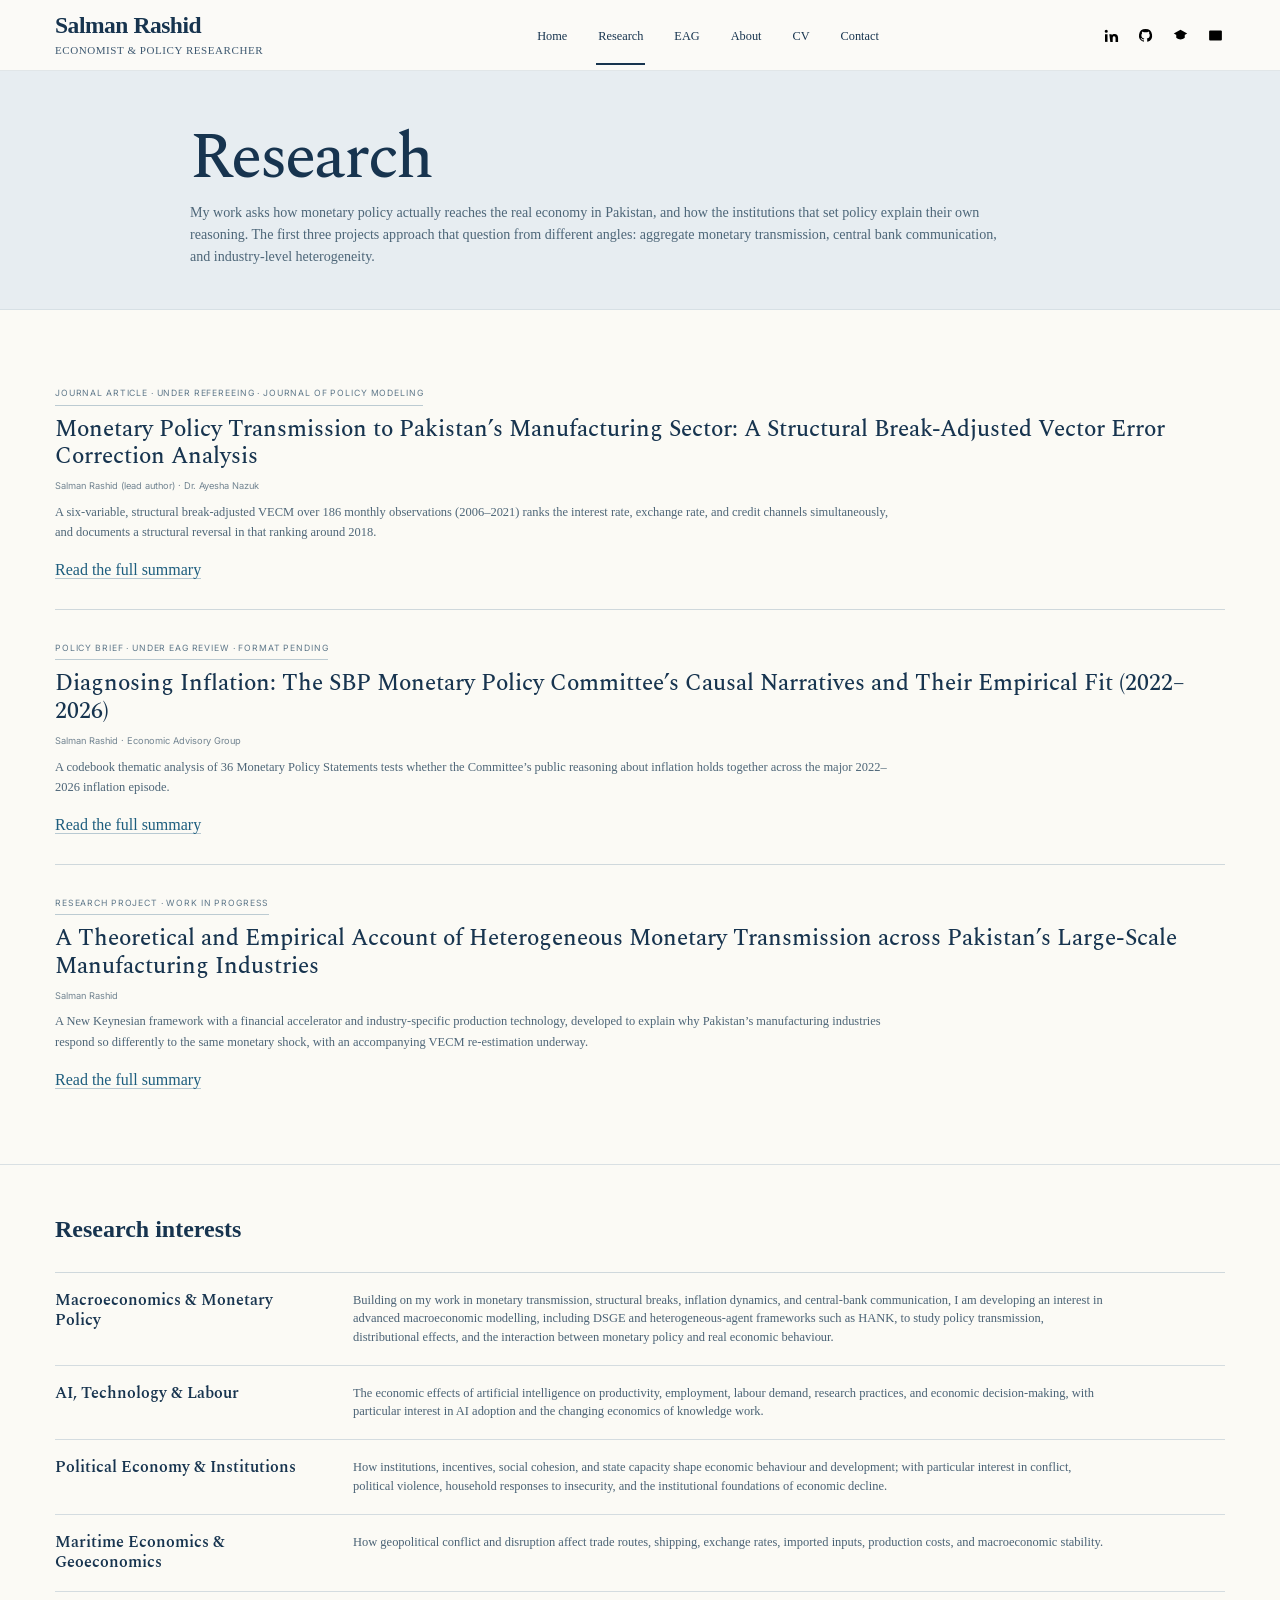
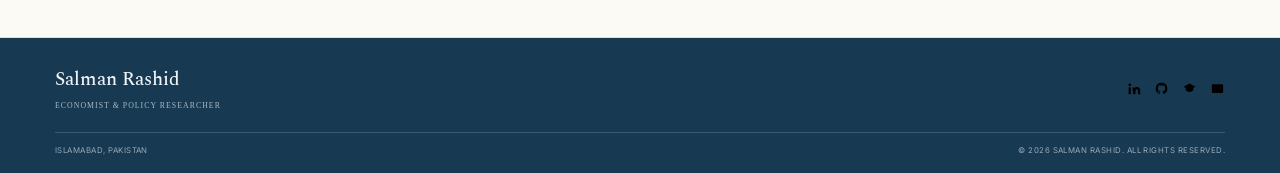
<file: research.html>
<!DOCTYPE html>

<html lang="en">
<head>
<meta charset="utf-8"/>
<meta content="width=device-width, initial-scale=1.0" name="viewport"/>
<title>Research | Salman Rashid</title>
<meta content="Research overview: monetary policy transmission, central bank communication analysis, and industrial heterogeneity in Pakistan." name="description"/>
<link href="css/style.css" rel="stylesheet"/>
</head>
<body>
<header class="site-header">
<div class="wrap header-inner">
<a aria-label="Salman Rashid home" class="brand" href="index.html">
<span class="brand-name">Salman Rashid</span>
<span class="brand-sub">ECONOMIST &amp; POLICY RESEARCHER</span>
</a>
<button aria-expanded="false" aria-label="Toggle navigation" class="nav-toggle">Menu</button>
<nav aria-label="Primary navigation" class="main-nav"><ul><li><a href="index.html">Home</a></li><li><a aria-current="page" href="research.html">Research</a></li><li><a href="eag.html">EAG</a></li><li><a href="about.html">About</a></li><li><a href="cv.html">CV</a></li><li><a href="contact.html">Contact</a></li></ul></nav>
<div aria-label="Social links" class="header-social">
<a aria-label="LinkedIn" href="https://linkedin.com/in/salman-rashid7351" rel="noopener" target="_blank"><svg aria-hidden="true" viewbox="0 0 24 24"><path d="M6 8.2A2.2 2.2 0 1 0 6 3.8a2.2 2.2 0 0 0 0 4.4Z"></path><path d="M4.2 10.2h3.6V21H4.2z"></path><path d="M10.3 10.2h3.4v1.48c.88-1.18 2.25-1.92 4.1-1.92 3.15 0 4.9 2 4.9 5.55V21h-3.6v-5.16c0-1.63-.6-2.76-2.1-2.76-1.18 0-1.88.78-1.88 2.76V21h-3.4z"></path></svg></a>
<a aria-label="GitHub" href="https://github.com/salmann7351-prog/Salman-Rashid-Portfolio" rel="noopener" target="_blank"><svg aria-hidden="true" viewbox="0 0 24 24"><path d="M12 2.8a9.2 9.2 0 0 0-2.91 17.93c.46.08.63-.2.63-.44v-1.7c-2.56.56-3.1-1.09-3.1-1.09-.42-1.08-1.02-1.37-1.02-1.37-.84-.57.06-.56.06-.56.93.07 1.42.96 1.42.96.83 1.42 2.18 1.01 2.71.77.08-.6.32-1.01.58-1.24-2.04-.23-4.18-1.02-4.18-4.53 0-1 .36-1.82.96-2.46-.1-.24-.42-1.17.09-2.43 0 0 .78-.25 2.54.94a8.77 8.77 0 0 1 4.62 0c1.76-1.19 2.54-.94 2.54-.94.51 1.26.19 2.19.09 2.43.6.64.96 1.46.96 2.46 0 3.52-2.14 4.3-4.19 4.53.33.29.62.84.62 1.7v2.52c0 .24.17.52.64.44A9.2 9.2 0 0 0 12 2.8Z"></path></svg></a>
<a aria-label="Education and profile" href="about.html"><svg aria-hidden="true" viewbox="0 0 24 24"><path d="M2.5 9.2 12 4l9.5 5.2L12 14.4 2.5 9.2Z"></path><path d="M6 11.2v4.1c1.9 1.55 4.05 2.32 6 2.32s4.1-.77 6-2.32v-4.1"></path><path d="M21.2 9.8v6.1"></path></svg></a>
<a aria-label="Email" href="mailto:salmann7351@gmail.com"><svg aria-hidden="true" viewbox="0 0 24 24"><rect height="14" rx="1.5" width="18" x="3" y="5"></rect><path d="m4 7 8 6 8-6"></path></svg></a>
</div>
</div>
</header>
<section class="page-head">
<div class="wrap prose">
<h1>Research</h1>
<p class="lede">My work asks how monetary policy actually reaches the real economy in Pakistan, and how the institutions that set policy explain their own reasoning. The first three projects approach that question from different angles: aggregate monetary transmission, central bank communication, and industry-level heterogeneity.</p>
</div>
</section>
<section class="block">
<div class="wrap">
<div class="research-grid" style="flex-direction: column;">
<div class="research-item">
<span class="status-tag">Journal article · Under refereeing · Journal of Policy Modeling</span>
<h3>Monetary Policy Transmission to Pakistan’s Manufacturing Sector: A Structural Break-Adjusted Vector Error Correction Analysis</h3>
<p class="authors">Salman Rashid (lead author) · Dr. Ayesha Nazuk</p>
<p class="desc">A six-variable, structural break-adjusted VECM over 186 monthly observations (2006–2021) ranks the interest rate, exchange rate, and credit channels simultaneously, and documents a structural reversal in that ranking around 2018.</p>
<a class="link" href="research-monetary-transmission.html">Read the full summary</a>
</div>
<div class="research-item">
<span class="status-tag">Policy brief · Under EAG review · format pending</span>
<h3>Diagnosing Inflation: The SBP Monetary Policy Committee’s Causal Narratives and Their Empirical Fit (2022–2026)</h3>
<p class="authors">Salman Rashid · Economic Advisory Group</p>
<p class="desc">A codebook thematic analysis of 36 Monetary Policy Statements tests whether the Committee’s public reasoning about inflation holds together across the major 2022–2026 inflation episode.</p>
<a class="link" href="research-diagnosing-inflation.html">Read the full summary</a>
</div>
<div class="research-item">
<span class="status-tag">Research project · Work in progress</span>
<h3>A Theoretical and Empirical Account of Heterogeneous Monetary Transmission across Pakistan’s Large-Scale Manufacturing Industries</h3>
<p class="authors">Salman Rashid</p>
<p class="desc">A New Keynesian framework with a financial accelerator and industry-specific production technology, developed to explain why Pakistan’s manufacturing industries respond so differently to the same monetary shock, with an accompanying VECM re-estimation underway.</p>
<a class="link" href="research-heterogeneous-transmission.html">Read the full summary</a>
</div>
</div>
</div>
</section>
<section class="block" id="interests">
<div class="wrap">
<div class="section-head"><h2>Research interests</h2></div>
<div class="interest-list">
<div class="interest-row">
<h4>Macroeconomics &amp; Monetary Policy</h4>
<p>Building on my work in monetary transmission, structural breaks, inflation dynamics, and central-bank communication, I am developing an interest in advanced macroeconomic modelling, including DSGE and heterogeneous-agent frameworks such as HANK, to study policy transmission, distributional effects, and the interaction between monetary policy and real economic behaviour.</p>
</div>
<div class="interest-row">
<h4>AI, Technology &amp; Labour</h4>
<p>The economic effects of artificial intelligence on productivity, employment, labour demand, research practices, and economic decision-making, with particular interest in AI adoption and the changing economics of knowledge work.</p>
</div>
<div class="interest-row">
<h4>Political Economy &amp; Institutions</h4>
<p>How institutions, incentives, social cohesion, and state capacity shape economic behaviour and development; with particular interest in conflict, political violence, household responses to insecurity, and the institutional foundations of economic decline.</p>
</div>
<div class="interest-row">
<h4>Maritime Economics &amp; Geoeconomics</h4>
<p>How geopolitical conflict and disruption affect trade routes, shipping, exchange rates, imported inputs, production costs, and macroeconomic stability.</p>
</div>
</div>
</div>
</section>
<footer class="site-footer">
<div class="wrap footer-main">
<div><div class="f-brand">Salman Rashid</div><div class="f-role">ECONOMIST &amp; POLICY RESEARCHER</div></div>
<div class="footer-icons">
<a aria-label="LinkedIn" href="https://linkedin.com/in/salman-rashid7351" rel="noopener" target="_blank"><svg aria-hidden="true" viewbox="0 0 24 24"><path d="M6 8.2A2.2 2.2 0 1 0 6 3.8a2.2 2.2 0 0 0 0 4.4Z"></path><path d="M4.2 10.2h3.6V21H4.2z"></path><path d="M10.3 10.2h3.4v1.48c.88-1.18 2.25-1.92 4.1-1.92 3.15 0 4.9 2 4.9 5.55V21h-3.6v-5.16c0-1.63-.6-2.76-2.1-2.76-1.18 0-1.88.78-1.88 2.76V21h-3.4z"></path></svg></a>
<a aria-label="GitHub" href="https://github.com/salmann7351-prog/Salman-Rashid-Portfolio" rel="noopener" target="_blank"><svg aria-hidden="true" viewbox="0 0 24 24"><path d="M12 2.8a9.2 9.2 0 0 0-2.91 17.93c.46.08.63-.2.63-.44v-1.7c-2.56.56-3.1-1.09-3.1-1.09-.42-1.08-1.02-1.37-1.02-1.37-.84-.57.06-.56.06-.56.93.07 1.42.96 1.42.96.83 1.42 2.18 1.01 2.71.77.08-.6.32-1.01.58-1.24-2.04-.23-4.18-1.02-4.18-4.53 0-1 .36-1.82.96-2.46-.1-.24-.42-1.17.09-2.43 0 0 .78-.25 2.54.94a8.77 8.77 0 0 1 4.62 0c1.76-1.19 2.54-.94 2.54-.94.51 1.26.19 2.19.09 2.43.6.64.96 1.46.96 2.46 0 3.52-2.14 4.3-4.19 4.53.33.29.62.84.62 1.7v2.52c0 .24.17.52.64.44A9.2 9.2 0 0 0 12 2.8Z"></path></svg></a>
<a aria-label="Education and profile" href="about.html"><svg aria-hidden="true" viewbox="0 0 24 24"><path d="M2.5 9.2 12 4l9.5 5.2L12 14.4 2.5 9.2Z"></path><path d="M6 11.2v4.1c1.9 1.55 4.05 2.32 6 2.32s4.1-.77 6-2.32v-4.1"></path><path d="M21.2 9.8v6.1"></path></svg></a>
<a aria-label="Email" href="mailto:salmann7351@gmail.com"><svg aria-hidden="true" viewbox="0 0 24 24"><rect height="14" rx="1.5" width="18" x="3" y="5"></rect><path d="m4 7 8 6 8-6"></path></svg></a>
</div>
</div>
<div class="wrap footer-bottom"><span>Islamabad, Pakistan</span><span>© 2026 Salman Rashid. All rights reserved.</span></div>
</footer>
<script src="js/main.js"></script>
</body>
</html>
</file>
<file: css/style.css>
@font-face{font-family:Inter;src:url('../assets/fonts/inter-latin-400-normal.woff2') format('woff2');font-weight:400;font-style:normal;font-display:swap}
@font-face{font-family:Inter;src:url('../assets/fonts/inter-latin-500-normal.woff2') format('woff2');font-weight:500;font-style:normal;font-display:swap}
@font-face{font-family:Inter;src:url('../assets/fonts/inter-latin-600-normal.woff2') format('woff2');font-weight:600;font-style:normal;font-display:swap}
@font-face{font-family:Spectral;src:url('../assets/fonts/spectral-latin-400-normal.woff2') format('woff2');font-weight:400;font-style:normal;font-display:swap}
@font-face{font-family:Spectral;src:url('../assets/fonts/spectral-latin-500-normal.woff2') format('woff2');font-weight:500;font-style:normal;font-display:swap}
@font-face{font-family:Spectral;src:url('../assets/fonts/spectral-latin-600-normal.woff2') format('woff2');font-weight:600;font-style:normal;font-display:swap}
@font-face{font-family:Spectral;src:url('../assets/fonts/spectral-latin-700-normal.woff2') format('woff2');font-weight:700;font-style:normal;font-display:swap}

:root{--paper:#fbfaf5;--paper-alt:#f5f1e8;--mist:#e7edf1;--mist-2:#eef2f4;--ink:#17344f;--ink-soft:#3d5870;--muted:#71808c;--rule:#ccd6dc;--navy:#173952;--navy-deep:#102a40;--white:#fff;--serif:Georgia,'Times New Roman',serif;--display:Spectral,Georgia,'Times New Roman',serif;--sans:Inter,Arial,sans-serif;--max:1170px}

*{box-sizing:border-box}
html{scroll-behavior:smooth}
body{margin:0;background:var(--paper);color:var(--ink);font-family:var(--serif);font-size:16px;line-height:1.65;-webkit-font-smoothing:antialiased}
img{max-width:100%;display:block}
a{color:inherit;text-decoration:none}
button,input,textarea{font:inherit}
.wrap{width:min(var(--max),calc(100% - 72px));margin:0 auto}

/* Header: closely follows the supplied reference template. */
.site-header{background:#fbfaf7;border-bottom:1px solid #e1e6e8;position:relative;z-index:20}
.header-inner{min-height:70px;display:grid;grid-template-columns:260px 1fr auto;align-items:center;gap:24px}
.brand{display:flex;flex-direction:column;justify-content:center;line-height:1}
.brand-name{font-family:var(--serif);font-size:1.47rem;font-weight:700;letter-spacing:-.02em;color:var(--ink)}
.brand-sub{margin-top:7px;font-family:var(--serif);font-size:.69rem;color:var(--ink-soft);letter-spacing:.05em}
.main-nav{justify-self:center}
.main-nav ul{display:flex;align-items:center;gap:27px;list-style:none;margin:0;padding:0}
.main-nav a{font-family:var(--serif);font-size:.77rem;color:var(--ink);padding:25px 2px 20px;border-bottom:2px solid transparent;white-space:nowrap}
.main-nav a:hover,.main-nav a[aria-current="page"]{border-bottom-color:var(--ink)}
.header-social{display:flex;align-items:center;gap:16px}
.header-social a{display:grid;place-items:center;color:var(--ink);width:19px;height:19px}
.header-social svg{width:17px;height:17px;display:block}
.nav-toggle{display:none;background:transparent;border:1px solid var(--rule);color:var(--ink);padding:7px 11px;font-family:var(--sans);font-size:.7rem;text-transform:uppercase;letter-spacing:.06em}

/* Home hero */
.hero{position:relative;overflow:hidden;background:#edf1f2 url('../assets/images/hero-backdrop.svg') center/cover no-repeat;border-bottom:1px solid #d7e0e5}
.hero:before{content:"";position:absolute;inset:0;background:radial-gradient(ellipse at 77% 53%,rgba(188,201,211,.7),rgba(188,201,211,0) 33%),linear-gradient(160deg,rgba(255,255,255,.65),transparent 46%);pointer-events:none}
.hero:after{content:"";position:absolute;right:-5%;top:0;width:48%;height:100%;opacity:.42;background:linear-gradient(180deg,rgba(238,242,242,.2),rgba(201,211,217,.35)),radial-gradient(ellipse at 52% 62%,rgba(135,155,168,.4),transparent 45%),radial-gradient(ellipse at 78% 30%,rgba(167,180,190,.35),transparent 42%);filter:blur(1px)}
.hero-grid{position:relative;z-index:1;min-height:347px;display:grid;grid-template-columns:minmax(0,1fr) 420px;align-items:center;gap:54px}
.hero-copy{padding:34px 0 29px}
.eyebrow,.status-line,.hero-position,.section-kicker,.mini-label,.quick-label,.research-meta,.footer-role,.footer-bottom,.button,.form-note,.form-status,.section-topline,.page-head .eyebrow{font-family:var(--sans)}
.eyebrow{font-size:.66rem;letter-spacing:.18em;text-transform:uppercase;color:#4c6a80;margin-bottom:12px}
.hero h1{font-family:var(--display);font-size:clamp(3.25rem,5vw,4.55rem);line-height:1.02;font-weight:500;letter-spacing:-.04em;margin:0;color:var(--ink)}
.hero-role{font-family:var(--serif);font-size:1.08rem;margin:8px 0 3px;color:var(--ink)}
.hero-position{font-size:.63rem;letter-spacing:.04em;color:#6d7e8b;text-transform:uppercase;margin:0 0 15px}
.hero-lede{max-width:640px;font-size:1rem;line-height:1.45;color:#35546d;margin:0}
.hero-rule{width:38px;border-top:2px solid #355771;margin:20px 0 12px}
.hero-affiliation{font-family:var(--serif);font-size:.85rem;font-weight:700;margin:0;color:var(--ink)}
.hero-affiliation small{display:block;font-family:var(--sans);font-size:.58rem;letter-spacing:.12em;color:#607588;margin-top:3px}
.portrait-stage{align-self:stretch;display:flex;align-items:flex-end;justify-content:flex-end;position:relative;min-height:347px}
.portrait-stage:before{content:"";position:absolute;inset:25px -70px 0 0;background:radial-gradient(ellipse at 62% 62%,rgba(163,177,187,.32),transparent 54%),radial-gradient(ellipse at 82% 23%,rgba(221,226,228,.65),transparent 40%);}
.portrait-stage img{position:relative;z-index:2;width:408px;height:342px;object-fit:cover;object-position:center 12%;filter:saturate(.86) contrast(.98);mix-blend-mode:multiply;mask-image:linear-gradient(to bottom,#000 86%,transparent 100%);-webkit-mask-image:linear-gradient(to bottom,#000 86%,transparent 100%)}

/* Quick links */
.quick-links{background:var(--mist);border-bottom:1px solid #d3dde2}
.quick-grid{display:grid;grid-template-columns:repeat(5,1fr);min-height:126px}
.quick-item{display:flex;align-items:center;gap:15px;padding:20px 24px 20px 0;border-right:1px solid #cbd5db}
.quick-item:first-child{padding-left:0}.quick-item:last-child{border-right:none;padding-right:0}
.quick-icon{flex:0 0 28px;color:#1e465f}.quick-icon svg{width:27px;height:27px;stroke:currentColor;fill:none;stroke-width:1.6;stroke-linecap:round;stroke-linejoin:round}.quick-icon svg.fill-icon{fill:currentColor;stroke:none}
.quick-label{font-size:.65rem;font-weight:600;color:var(--ink);margin:0 0 4px}.quick-copy{font-size:.74rem;line-height:1.35;color:#50697e;margin:0}

/* Home content */
.section{padding:47px 0;border-bottom:1px solid #d8e0e4}
.section-topline{display:flex;align-items:center;justify-content:space-between;font-size:.61rem;letter-spacing:.18em;text-transform:uppercase;color:#5e778b;margin-bottom:16px}
.section-topline a{font-size:.65rem;letter-spacing:.03em;text-transform:none;color:#1c5d80}
.section-title-row{display:flex;justify-content:space-between;align-items:flex-end;gap:40px;margin-bottom:20px}
.section-title-row h2,.section h2{font-family:var(--display);font-size:2.25rem;line-height:1.08;font-weight:500;letter-spacing:-.025em;margin:0;color:var(--ink)}
.section-title-row p{max-width:390px;font-size:.74rem;line-height:1.5;color:#5e7384;margin:0}

.featured-layout{display:grid;grid-template-columns:1fr 1fr 270px;gap:14px;align-items:stretch}
.research-card{background:#fbfbf8;border:1px solid #d6dee2;padding:19px 20px 18px;min-height:305px;display:flex;flex-direction:column}
.research-card:hover{border-color:#a9bbc7;box-shadow:0 8px 24px rgba(32,60,80,.06)}
.status-line{font-size:.55rem;text-transform:uppercase;letter-spacing:.12em;color:#6d8190;margin-bottom:9px}
.research-card h3{font-family:var(--display);font-size:1.24rem;line-height:1.18;font-weight:600;margin:0 0 7px;color:var(--ink)}
.research-meta{font-size:.57rem;line-height:1.5;color:#728290;margin:0 0 10px}
.research-card>p:not(.research-meta){font-size:.76rem;line-height:1.48;color:#425b6e;margin:0 0 15px}
.mini-figure{margin:auto 0 15px;border:1px solid #dbe2e5;background:#f8f9f8}
.mini-figure img{width:100%;height:132px;object-fit:contain}
.card-footer{display:flex;align-items:center;justify-content:space-between;margin-top:auto}
.card-footer .text-link,.research-card .text-link{font-size:.67rem;color:#1e5d7e;border-bottom:1px solid transparent;font-family:var(--serif)}
.card-footer .text-link:hover,.research-card .text-link:hover{border-bottom-color:#9ab0bd}
.research-evidence{display:flex;align-items:flex-start;gap:9px;border-top:1px solid #dbe2e5;padding-top:11px;margin-top:auto;margin-bottom:15px}
.research-evidence strong{font-family:var(--display);font-size:1.45rem;font-weight:500;color:#1d5471;line-height:1}
.research-evidence span{font-size:.57rem;line-height:1.45;color:#70808d}
.interest-rail{background:#edf1f2;border:1px solid #e1e6e8;padding:18px 19px;min-height:305px}
.interest-rail h3{font-family:var(--display);font-size:1.18rem;font-weight:500;margin:0 0 13px;color:var(--ink)}
.interest-link{display:flex;justify-content:space-between;gap:12px;padding:10px 0;border-bottom:1px solid #d7dfe3;font-size:.68rem;color:#4b6579}
.interest-link:last-child{border-bottom:none}.interest-link span:last-child{color:#1f5772}

.section-interests{background:var(--paper-alt)}
.interest-list{border-top:1px solid #cfd8dc}
.interest-row{display:grid;grid-template-columns:260px 1fr;gap:38px;padding:18px 0;border-bottom:1px solid #d4dce0}
.interest-row h4{font-family:var(--display);font-size:1.02rem;font-weight:600;margin:0;line-height:1.25}
.interest-row p{margin:0;max-width:760px;color:#4a6275;font-size:.78rem;line-height:1.5}

.section-evidence{background:#f1f4f5}
.evidence-grid{display:grid;grid-template-columns:.9fr 1.1fr;gap:28px;align-items:stretch}
.evidence-copy{padding:10px 0}.evidence-copy h2{font-size:2.15rem}.evidence-copy p{max-width:520px;color:#50697b;font-size:.82rem;line-height:1.55}
.evidence-figure{margin:0;background:#fbfbfa;border:1px solid #d8e0e4}.evidence-figure img{width:100%;height:255px;object-fit:contain}.evidence-figure figcaption{padding:9px 12px;border-top:1px solid #dfe4e7;font-family:var(--sans);font-size:.55rem;color:#758692}

.section-eag{background:var(--navy);color:#eef2f4}.eag-band{display:grid;grid-template-columns:1fr auto;gap:45px;align-items:end}.section-topline.light{color:#a8bbc8}.section-eag h2{font-family:var(--display);font-size:2.25rem;font-weight:500;margin:0 0 8px;color:#f7f7f3}.section-eag p{max-width:760px;color:#d1dde4;font-size:.78rem;line-height:1.52;margin:0}.button{display:inline-flex;align-items:center;justify-content:center;padding:10px 17px;border:1px solid #c7d8e1;background:transparent;font-size:.58rem;letter-spacing:.08em;text-transform:uppercase;color:#f4f7f8}.button-dark{background:var(--navy);border-color:var(--navy);color:#fff}.button-light{color:#fff;border-color:#b7c7d1}.button:hover{transform:translateY(-1px)}

.section-path{background:var(--paper)}
.profile-grid{display:grid;grid-template-columns:1fr 1fr;gap:70px}
.profile-grid h2{font-family:var(--display);font-size:2.55rem;font-weight:500;line-height:1.06;margin:0}.profile-grid em{font-weight:400}
.profile-facts{border-top:1px solid #cfd8dc}
.profile-facts div{display:flex;justify-content:space-between;gap:20px;padding:12px 0;border-bottom:1px solid #d9e0e3;font-size:.72rem}.profile-facts span{font-family:var(--sans);font-size:.57rem;text-transform:uppercase;letter-spacing:.08em;color:#7890a0}.profile-facts strong{font-weight:500;text-align:right;max-width:68%}

.section-feedback{background:#f6f7f5}
.feedback-grid{display:grid;grid-template-columns:minmax(0,680px);gap:20px}
.feedback-form-card{background:#fff;border:1px solid #d8e0e3;padding:22px}
.feedback-label{font-family:var(--display);font-size:1.25rem;font-weight:500;margin-bottom:14px}
.comment-form{display:grid;grid-template-columns:1fr 1fr;gap:13px 18px}.comment-form label{font-family:var(--sans);font-size:.58rem;text-transform:uppercase;letter-spacing:.08em;color:#627786;display:grid;gap:6px}.comment-form label:nth-of-type(3),.comment-form label:nth-of-type(4){grid-column:1/-1}.comment-form input,.comment-form textarea{border:1px solid #ccd6dc;background:#fbfbf8;color:var(--ink);padding:10px 11px;font-size:.76rem;letter-spacing:normal;text-transform:none;outline:none}.comment-form input:focus,.comment-form textarea:focus{border-color:#6e8aa0;box-shadow:0 0 0 2px rgba(65,102,126,.08)}.comment-form .button{justify-self:start}.comment-form{position:relative}.hp-field{position:absolute!important;left:-9999px!important;width:1px!important;height:1px!important;overflow:hidden}.cf-turnstile{grid-column:1/-1}.form-note{font-size:.58rem;color:#758794;margin:0}.form-status{grid-column:1/-1;font-size:.62rem;color:#1f607e;margin:0}

.recent-strip{background:var(--mist)}.recent-grid{display:grid;grid-template-columns:repeat(4,1fr)}.recent-item{padding:14px 21px;border-right:1px solid #cbd6dc}.recent-item:first-child{padding-left:0}.recent-item:last-child{border-right:none}.recent-date{font-family:var(--sans);font-size:.54rem;color:#63798a;letter-spacing:.05em}.recent-copy{font-size:.68rem;line-height:1.42;color:#35556d;margin-top:5px}

/* Inner pages */
.page-head{background:var(--mist);border-bottom:1px solid #d7e0e5;padding:55px 0 42px}.page-head .wrap{display:flex;flex-direction:column;align-items:flex-start}.page-head .eyebrow{margin-bottom:10px}.page-head h1{font-family:var(--display);font-size:clamp(2.7rem,5vw,4rem);font-weight:500;line-height:1.03;letter-spacing:-.035em;margin:0 0 10px;color:var(--ink)}.page-head .lede{font-size:.88rem;max-width:820px;color:#4d6678;margin:0;line-height:1.55}
.block,.paper-section{padding:45px 0;border-bottom:1px solid #d9e0e3}.paper-section{max-width:100%}.prose{max-width:900px}.prose h2,.paper-section h2,.cv-section h2{font-family:var(--display);font-size:1.55rem;font-weight:500;line-height:1.15;margin:0 0 14px;color:var(--ink)}.prose h3,.paper-section h3{font-family:var(--display);font-size:1.15rem;font-weight:600;color:var(--ink)}.prose p,.paper-section p,.prose li,.paper-section li{font-size:.84rem;line-height:1.62;color:#455f73}.prose ul,.paper-section ul,.paper-section ol{padding-left:1.25rem}.section-head{display:flex;justify-content:space-between;align-items:baseline;gap:30px;margin-bottom:22px}.section-head h2{margin:0}.research-grid{display:grid;grid-template-columns:1fr;gap:0}.research-item{padding:23px 0 26px;border-top:1px solid #cfd8dc}.research-item:first-child{border-top:none}.research-item h3{font-family:var(--display);font-size:1.45rem;font-weight:500;line-height:1.18;margin:0 0 8px}.research-item .authors{font-family:var(--sans);font-size:.58rem;color:#728491;margin:0 0 8px}.research-item .desc{font-size:.78rem;max-width:840px;margin:0 0 14px;color:#4e6678}.status-tag,.status-badge{display:inline-block;font-family:var(--sans);font-size:.54rem;letter-spacing:.1em;text-transform:uppercase;color:#5f788a;border-bottom:1px solid #bccbd2;padding-bottom:4px;margin-bottom:10px}
.interest-row{background:transparent}.panel{background:var(--mist-2);border:1px solid #d5dfe3;padding:22px}.paper-meta{display:flex;flex-wrap:wrap;gap:8px 20px;font-family:var(--sans);font-size:.58rem;color:#70818e;margin-top:8px}.paper-section{max-width:900px;margin:0 auto}.stat-row{display:grid;grid-template-columns:repeat(4,1fr);gap:18px;margin:18px 0}.stat{padding-top:12px;border-top:1px solid #cfd8dd}.stat .num{font-family:var(--display);font-size:1.9rem;color:#1d5a79}.stat .label{font-family:var(--sans);font-size:.54rem;color:#748591;line-height:1.45;margin-top:4px}.evidence{border:1px solid #d5dfe3;background:#fbfbfa}.evidence img{width:100%;max-height:470px;object-fit:contain}.evidence figcaption{font-family:var(--sans);font-size:.54rem;color:#718390;padding:10px 12px;border-top:1px solid #dfe4e7}.cv-section{padding:30px 0;border-bottom:1px solid #d8e0e3}.cv-section h2{font-size:1.55rem}.cv-title{font-family:var(--display);font-size:1.03rem;font-weight:600;line-height:1.28}.cv-meta{font-family:var(--sans);font-size:.56rem;color:#748591;margin:3px 0 8px}.cv-entry{margin-bottom:24px}.cv-entry:last-child{margin-bottom:0}.cv-entry ul{padding-left:1.25rem;margin-top:7px}.cv-entry li,.skills-grid p{font-size:.76rem;line-height:1.55;color:#4b6375}.skills-grid{display:grid;grid-template-columns:1fr 1fr;gap:22px}.skills-grid h4{font-family:var(--sans);font-size:.58rem;text-transform:uppercase;letter-spacing:.08em;color:#627b8b;margin:0 0 5px}.contact-grid{display:grid;grid-template-columns:repeat(2,1fr);gap:24px}.contact-item{border-top:1px solid #ccd6dc;padding-top:12px}.contact-item .label{font-family:var(--sans);font-size:.54rem;text-transform:uppercase;letter-spacing:.1em;color:#6c808e}.contact-item .value{font-family:var(--display);font-size:1.06rem;margin-top:4px}.timeline{border-top:1px solid #cfd8dc}.timeline-item{display:grid;grid-template-columns:175px 1fr;gap:24px;padding:17px 0;border-bottom:1px solid #d8e0e3}.timeline-item .date{font-family:var(--sans);font-size:.58rem;color:#748592}.timeline-item strong{font-family:var(--display);font-size:1rem;font-weight:600}.timeline-item p{margin:5px 0 0;font-size:.75rem;color:#4c6578;line-height:1.5}

/* Footer */
.site-footer{background:var(--navy);color:#edf3f6;padding:26px 0 16px}.footer-main{display:flex;align-items:center;justify-content:space-between;gap:28px;padding-bottom:19px}.f-brand,.footer-name{font-family:var(--display);font-size:1.2rem;font-weight:500}.f-role,.footer-role{font-size:.49rem;letter-spacing:.13em;color:#a7bcc9;margin-top:4px}.f-links,.footer-contact{display:flex;align-items:center;gap:15px}.f-links a,.footer-contact a{font-family:var(--sans);font-size:.56rem;color:#d5e1e7;border-bottom:1px solid #6e8595;padding-bottom:2px}.footer-icons{display:flex;gap:13px;align-items:center}.footer-icons a{display:grid;place-items:center;color:#edf3f6}.footer-icons svg{width:15px;height:15px}.footer-bottom{display:flex;justify-content:space-between;border-top:1px solid #3d5a70;padding-top:11px;font-size:.49rem;letter-spacing:.06em;text-transform:uppercase;color:#96aab8}

.link{color:#1d5d7e;border-bottom:1px solid #b8c9d2}.text-link{font-family:var(--serif);color:#1e5f7d}.meta{font-family:var(--sans);font-size:.58rem;color:#718390}

@media(max-width:1050px){.header-inner{grid-template-columns:220px 1fr}.header-social{display:none}.main-nav ul{gap:21px}.hero-grid{grid-template-columns:minmax(0,1fr) 355px}.featured-layout{grid-template-columns:1fr 1fr}.interest-rail{grid-column:1/-1;min-height:0}.quick-grid{grid-template-columns:repeat(3,1fr)}.quick-item:nth-child(3){border-right:none}.quick-item:nth-child(n+4){border-top:1px solid #cbd5db}.quick-item:nth-child(4){padding-left:0}.quick-item:nth-child(5){border-right:none}}
@media(max-width:760px){.wrap{width:min(var(--max),calc(100% - 36px))}.header-inner{min-height:64px;display:flex;justify-content:space-between}.brand-name{font-size:1.22rem}.brand-sub{font-size:.58rem}.main-nav{display:none;position:absolute;left:0;right:0;top:64px;background:#fbfaf7;border-bottom:1px solid #dce3e6;padding:6px 18px 15px}.main-nav.open{display:block}.main-nav ul{flex-direction:column;align-items:stretch;gap:0}.main-nav a{display:block;padding:10px 0;border-bottom:1px solid #e7ebed}.nav-toggle{display:block}.hero-grid{grid-template-columns:1fr;gap:0;min-height:0}.hero-copy{padding:42px 0 18px}.hero h1{font-size:3rem}.hero-lede{font-size:.9rem}.portrait-stage{min-height:270px;justify-content:center}.portrait-stage img{width:325px;height:275px}.quick-grid{grid-template-columns:1fr 1fr}.quick-item,.quick-item:nth-child(n){border-right:1px solid #cbd5db;padding:15px 16px}.quick-item:nth-child(2n){border-right:none}.quick-item:nth-child(n+3){border-top:1px solid #cbd5db}.quick-item:nth-child(5){grid-column:1/-1;border-right:none}.section{padding:36px 0}.section-title-row{display:block}.section-title-row p{margin-top:10px}.featured-layout,.evidence-grid,.profile-grid,.contact-grid{grid-template-columns:1fr}.interest-row{grid-template-columns:1fr;gap:8px}.eag-band{grid-template-columns:1fr;gap:20px}.recent-grid{grid-template-columns:1fr 1fr}.recent-item:nth-child(2){border-right:none}.recent-item:nth-child(n+3){border-top:1px solid #cbd6dc}.recent-item:nth-child(3){padding-left:0}.stat-row{grid-template-columns:1fr 1fr}.skills-grid{grid-template-columns:1fr}.timeline-item{grid-template-columns:1fr;gap:4px}.comment-form{grid-template-columns:1fr}.comment-form label:nth-of-type(1),.comment-form label:nth-of-type(2),.comment-form label:nth-of-type(3),.comment-form label:nth-of-type(4){grid-column:1}.page-head{padding:44px 0 34px}.page-head h1{font-size:2.65rem}.footer-main,.footer-bottom{flex-direction:column;align-items:flex-start;gap:14px}.footer-main{padding-bottom:15px}.footer-icons{order:-1}}
@media(max-width:460px){.quick-grid,.recent-grid{grid-template-columns:1fr}.quick-item:nth-child(n),.recent-item:nth-child(n){border-right:none}.quick-item:nth-child(n+2),.recent-item:nth-child(n+2){border-top:1px solid #cbd6dc}.portrait-stage img{width:290px}.stat-row{grid-template-columns:1fr}}
@media(prefers-reduced-motion:reduce){html{scroll-behavior:auto}.research-card,.button{transition:none}}
</file>
